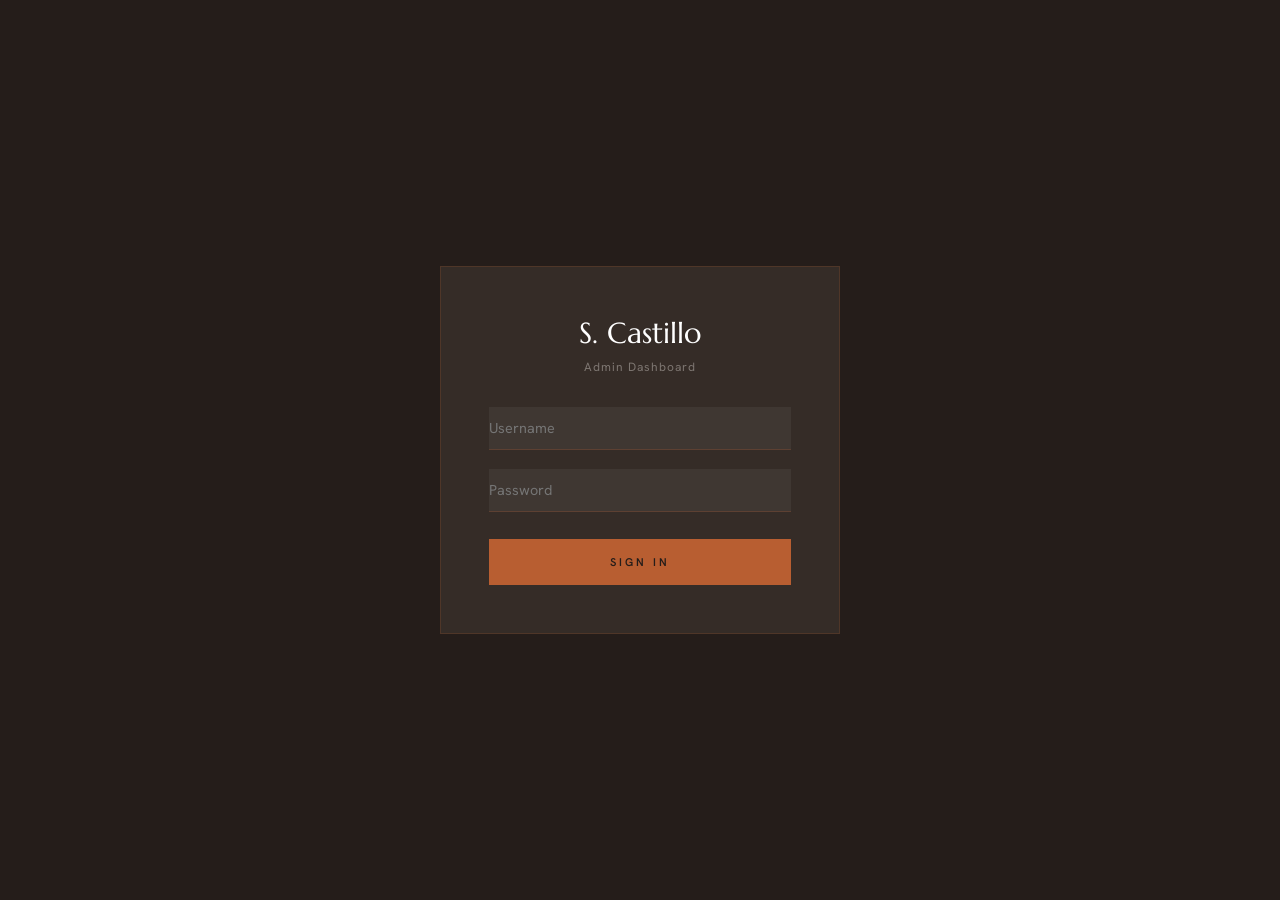
<file: admin.html>
<!DOCTYPE html>
<html lang="en">
<head>
  <meta charset="UTF-8"/>
  <meta name="viewport" content="width=device-width, initial-scale=1.0"/>
  <title>Admin · S. Castillo Construction</title>
  <link href="https://fonts.googleapis.com/css2?family=Hanken+Grotesk:wght@300;400;500;600;700&family=Marcellus&display=swap" rel="stylesheet"/>
  <style>
    *,*::before,*::after{box-sizing:border-box;margin:0;padding:0;}
    :root{
      --navy:oklch(0.24 0.014 48);--navy2:oklch(0.30 0.016 48);--navy3:oklch(0.34 0.016 48);
      --gold:oklch(0.58 0.13 45);--gold-light:oklch(0.72 0.11 52);
      --platinum:oklch(0.93 0.008 80);--white:#FFFFFF;
      --green:#4a7c59;--red:#c0392b;--blue:#2980b9;
    }
    body{font-family:'Hanken Grotesk',sans-serif;background:var(--navy);color:var(--platinum);min-height:100vh;}

    /* LOGIN */
    .login-screen{display:flex;align-items:center;justify-content:center;min-height:100vh;padding:1.5rem;}
    .login-box{background:var(--navy2);border:1px solid oklch(0.58 0.13 45 / .2);padding:3rem;max-width:400px;width:100%;text-align:center;}
    .login-box h1{font-family:'Marcellus',serif;font-size:1.8rem;color:var(--white);font-weight:300;margin-bottom:.5rem;}
    .login-box p{font-size:.75rem;color:oklch(0.93 0.008 80 / .4);margin-bottom:2rem;letter-spacing:1px;}
    .login-box input{width:100%;background:rgba(255,255,255,.05);border:none;border-bottom:1px solid oklch(0.58 0.13 45 / .25);color:var(--platinum);font-family:'Hanken Grotesk',sans-serif;font-size:.9rem;padding:.75rem 0;margin-bottom:1.2rem;outline:none;}
    .login-box input:focus{border-bottom-color:var(--gold);}
    .login-box button{width:100%;background:var(--gold);color:var(--navy);font-family:'Hanken Grotesk',sans-serif;font-size:.7rem;letter-spacing:3px;text-transform:uppercase;font-weight:600;padding:1rem;border:none;cursor:pointer;margin-top:.5rem;}
    .login-box button:hover{background:var(--gold-light);}
    .login-error{color:var(--red);font-size:.8rem;margin-top:1rem;display:none;}

    /* DASHBOARD LAYOUT */
    .dashboard{display:none;min-height:100vh;}
    .dash-header{background:var(--navy2);border-bottom:1px solid oklch(0.58 0.13 45 / .15);padding:1rem 2rem;display:flex;justify-content:space-between;align-items:center;}
    .dash-header h1{font-family:'Marcellus',serif;font-size:1.2rem;color:var(--white);font-weight:300;letter-spacing:2px;}
    .dash-header-right{display:flex;align-items:center;gap:1rem;}
    .dash-header a{color:var(--gold);font-size:.7rem;text-decoration:none;letter-spacing:2px;text-transform:uppercase;font-weight:500;}
    .dash-header a:hover{color:var(--gold-light);}
    .dash-body{display:flex;min-height:calc(100vh - 56px);}

    /* SIDEBAR */
    .sidebar{width:220px;background:var(--navy2);border-right:1px solid oklch(0.58 0.13 45 / .1);padding:1.5rem 0;flex-shrink:0;}
    .sidebar-item{display:flex;align-items:center;gap:10px;padding:.8rem 1.5rem;font-size:.75rem;letter-spacing:1.5px;text-transform:uppercase;color:oklch(0.93 0.008 80 / .45);cursor:pointer;transition:all .2s;font-weight:500;border-left:2px solid transparent;}
    .sidebar-item:hover{color:var(--platinum);background:oklch(0.58 0.13 45 / .05);}
    .sidebar-item.active{color:var(--gold);border-left-color:var(--gold);background:oklch(0.58 0.13 45 / .08);}
    .sidebar-item svg{width:16px;height:16px;fill:currentColor;flex-shrink:0;}

    /* MAIN CONTENT */
    .dash-content{flex:1;padding:2rem;overflow-y:auto;}
    .tab-panel{display:none;}
    .tab-panel.active{display:block;}
    .panel-title{font-family:'Marcellus',serif;font-size:1.8rem;color:var(--white);font-weight:300;margin-bottom:.5rem;}
    .panel-subtitle{font-size:.75rem;color:oklch(0.93 0.008 80 / .35);letter-spacing:1px;margin-bottom:2rem;}

    /* OVERVIEW CARDS */
    .overview-grid{display:grid;grid-template-columns:repeat(auto-fit,minmax(220px,1fr));gap:1rem;margin-bottom:2rem;}
    .stat-card{background:var(--navy2);border:1px solid oklch(0.58 0.13 45 / .15);padding:1.5rem;text-align:center;}
    .stat-card .big{font-family:'Marcellus',serif;font-size:2.5rem;color:var(--gold);font-weight:300;}
    .stat-card .label{font-size:.6rem;letter-spacing:3px;text-transform:uppercase;color:oklch(0.93 0.008 80 / .4);margin-top:.3rem;font-weight:500;}

    /* SUBMISSIONS TABLE */
    .sub-table{width:100%;border-collapse:collapse;}
    .sub-table th{text-align:left;font-size:.6rem;letter-spacing:2px;text-transform:uppercase;color:var(--gold);padding:.8rem 1rem;border-bottom:1px solid oklch(0.58 0.13 45 / .2);font-weight:500;}
    .sub-table td{padding:.8rem 1rem;font-size:.85rem;color:oklch(0.93 0.008 80 / .7);border-bottom:1px solid oklch(0.58 0.13 45 / .08);font-weight:300;}
    .sub-table tr:hover td{background:oklch(0.58 0.13 45 / .05);}
    .sub-badge{font-size:.6rem;padding:.2rem .6rem;letter-spacing:1px;text-transform:uppercase;font-weight:600;}
    .sub-badge.new{background:var(--gold);color:var(--navy);}
    .sub-badge.read{background:rgba(255,255,255,.1);color:oklch(0.93 0.008 80 / .5);}
    .empty-state{text-align:center;padding:4rem 2rem;color:oklch(0.93 0.008 80 / .3);}
    .empty-state p{font-size:.9rem;margin-bottom:.5rem;}
    .empty-state small{font-size:.7rem;}

    /* SUBMISSION DETAIL MODAL */
    .modal-overlay{display:none;position:fixed;inset:0;background:rgba(0,0,0,.7);z-index:500;align-items:center;justify-content:center;padding:1.5rem;}
    .modal-overlay.active{display:flex;}
    .modal-box{background:var(--navy2);border:1px solid oklch(0.58 0.13 45 / .2);padding:2.5rem;max-width:550px;width:100%;max-height:80vh;overflow-y:auto;}
    .modal-box h3{font-family:'Marcellus',serif;font-size:1.4rem;color:var(--white);font-weight:300;margin-bottom:1.5rem;}
    .modal-row{display:flex;gap:.8rem;margin-bottom:1rem;align-items:flex-start;}
    .modal-label{font-size:.6rem;letter-spacing:2px;text-transform:uppercase;color:var(--gold);font-weight:500;min-width:70px;padding-top:.15rem;}
    .modal-val{font-size:.85rem;color:oklch(0.93 0.008 80 / .7);line-height:1.6;font-weight:300;}
    .modal-close{background:var(--gold);color:var(--navy);font-family:'Hanken Grotesk',sans-serif;font-size:.65rem;letter-spacing:2px;text-transform:uppercase;font-weight:600;padding:.7rem 1.5rem;border:none;cursor:pointer;margin-top:1rem;}
    .modal-close:hover{background:var(--gold-light);}
    .modal-actions{display:flex;gap:.8rem;margin-top:1.5rem;}
    .modal-delete{background:transparent;border:1px solid var(--red);color:var(--red);font-family:'Hanken Grotesk',sans-serif;font-size:.65rem;letter-spacing:2px;text-transform:uppercase;font-weight:600;padding:.7rem 1.5rem;cursor:pointer;}

    /* CONTENT EDITOR */
    .edit-section{background:var(--navy2);border:1px solid oklch(0.58 0.13 45 / .15);padding:2rem;margin-bottom:1.5rem;}
    .edit-section h3{font-family:'Marcellus',serif;font-size:1.2rem;color:var(--white);font-weight:300;margin-bottom:1rem;}
    .edit-group{margin-bottom:1.2rem;}
    .edit-group label{display:block;font-size:.6rem;letter-spacing:2px;text-transform:uppercase;color:var(--gold);font-weight:500;margin-bottom:.4rem;}
    .edit-group input,.edit-group textarea{width:100%;background:rgba(255,255,255,.05);border:none;border-bottom:1px solid oklch(0.58 0.13 45 / .2);color:var(--platinum);font-family:'Hanken Grotesk',sans-serif;font-size:.85rem;padding:.6rem 0;outline:none;}
    .edit-group input:focus,.edit-group textarea:focus{border-bottom-color:var(--gold);}
    .edit-group textarea{resize:vertical;min-height:80px;}
    .save-btn{background:var(--gold);color:var(--navy);font-family:'Hanken Grotesk',sans-serif;font-size:.65rem;letter-spacing:2px;text-transform:uppercase;font-weight:600;padding:.7rem 1.5rem;border:none;cursor:pointer;margin-top:.5rem;}
    .save-btn:hover{background:var(--gold-light);}
    .save-msg{font-size:.75rem;color:var(--green);margin-left:1rem;display:none;}

    /* GALLERY MANAGER */
    .gallery-admin-grid{display:grid;grid-template-columns:repeat(auto-fill,minmax(180px,1fr));gap:1rem;}
    .gallery-admin-item{position:relative;background:var(--navy2);border:1px solid oklch(0.58 0.13 45 / .15);overflow:hidden;}
    .gallery-admin-item img{width:100%;height:140px;object-fit:cover;display:block;}
    .gallery-admin-item .ga-info{padding:.8rem;font-size:.7rem;color:oklch(0.93 0.008 80 / .5);}
    .gallery-admin-item .ga-toggle{position:absolute;top:8px;right:8px;background:var(--green);color:#fff;border:none;font-size:.55rem;padding:.3rem .6rem;letter-spacing:1px;text-transform:uppercase;cursor:pointer;font-weight:600;}
    .gallery-admin-item .ga-toggle.hidden{background:var(--red);}
    .gallery-admin-item.disabled{opacity:.45;}
    .gallery-admin-item img{width:100%;height:150px;object-fit:cover;display:block;}
    .ga-controls{padding:.7rem;display:flex;flex-direction:column;gap:.5rem;}
    .ga-label-input,.ga-cat-input{width:100%;background:var(--navy3);border:1px solid oklch(0.58 0.13 45 / .25);color:var(--platinum);font-family:'Hanken Grotesk',sans-serif;font-size:.82rem;padding:.45rem .55rem;border-radius:5px;outline:none;}
    .ga-label-input:focus,.ga-cat-input:focus{border-color:var(--gold);}
    .ga-row{display:flex;gap:.3rem;flex-wrap:wrap;}
    .ga-mini{flex:1;min-width:42px;background:var(--navy3);border:1px solid oklch(0.58 0.13 45 / .25);color:var(--platinum);font-family:'Hanken Grotesk',sans-serif;font-size:.72rem;font-weight:600;padding:.4rem .3rem;border-radius:5px;cursor:pointer;transition:background .15s,border-color .15s;}
    .ga-mini:hover{border-color:var(--gold);}
    .ga-mini.off{color:oklch(0.93 0.008 80 / .5);}
    .ga-mini.danger:hover{background:var(--red);border-color:var(--red);color:#fff;}
    .ga-tag{position:absolute;top:8px;left:8px;background:oklch(0.20 0.014 48 / .8);color:var(--gold-light);font-size:.6rem;letter-spacing:.04em;text-transform:uppercase;font-weight:700;padding:.22rem .5rem;border-radius:4px;}
    .gallery-toolbar{display:flex;align-items:center;gap:1rem;flex-wrap:wrap;margin-bottom:1rem;}
    .gal-upload-btn,.gal-export-btn{background:var(--gold);color:#fff;font-family:'Hanken Grotesk',sans-serif;font-size:.85rem;font-weight:600;padding:.65rem 1.3rem;border:none;border-radius:6px;cursor:pointer;transition:background .2s;display:inline-flex;align-items:center;gap:.4rem;}
    .gal-upload-btn:hover,.gal-export-btn:hover{background:oklch(0.52 0.13 43);}
    .gal-export-btn{background:transparent;border:1px solid var(--gold-light);color:var(--gold-light);}
    .gal-export-btn:hover{background:var(--gold);border-color:var(--gold);color:#fff;}
    .gal-upload-btn input{display:none;}
    .gal-hint{font-size:.8rem;color:oklch(0.93 0.008 80 / .55);}
    .gal-dropzone{border:1.5px dashed oklch(0.58 0.13 45 / .4);border-radius:10px;padding:1.6rem;text-align:center;color:oklch(0.93 0.008 80 / .5);font-size:.85rem;margin-bottom:1.5rem;transition:background .2s,border-color .2s;}
    .gal-dropzone.over{background:oklch(0.58 0.13 45 / .12);border-color:var(--gold);color:var(--gold-light);}

    /* ANALYTICS */
    .analytics-grid{display:grid;grid-template-columns:repeat(auto-fit,minmax(280px,1fr));gap:1rem;margin-bottom:2rem;}
    .analytics-card{background:var(--navy2);border:1px solid oklch(0.58 0.13 45 / .15);padding:1.5rem;}
    .analytics-card h4{font-size:.65rem;letter-spacing:2px;text-transform:uppercase;color:var(--gold);font-weight:500;margin-bottom:1rem;}
    .bar-chart{display:flex;flex-direction:column;gap:.4rem;}
    .bar-row{display:flex;align-items:center;gap:.8rem;}
    .bar-label{font-size:.7rem;color:oklch(0.93 0.008 80 / .5);min-width:50px;text-align:right;}
    .bar-fill{height:20px;background:linear-gradient(to right,var(--gold),var(--gold-light));min-width:2px;transition:width .3s;}
    .bar-count{font-size:.7rem;color:oklch(0.93 0.008 80 / .4);margin-left:.5rem;}
    .referrer-list{list-style:none;}
    .referrer-list li{display:flex;justify-content:space-between;padding:.4rem 0;font-size:.75rem;color:oklch(0.93 0.008 80 / .5);border-bottom:1px solid oklch(0.58 0.13 45 / .06);}
    .referrer-list li span:last-child{color:var(--gold);}

    /* RESPONSIVE */
    @media(max-width:768px){
      .sidebar{width:60px;}.sidebar-item span{display:none;}.sidebar-item{justify-content:center;padding:.8rem;}
      .dash-content{padding:1.5rem;}
      .overview-grid{grid-template-columns:1fr 1fr;}
      .sub-table{font-size:.75rem;}.sub-table th,.sub-table td{padding:.6rem .5rem;}
      .gallery-admin-grid{grid-template-columns:1fr 1fr;}
    }
  </style>
</head>
<body>

<!-- LOGIN SCREEN -->
<div class="login-screen" id="loginScreen">
  <div class="login-box">
    <h1>S. Castillo</h1>
    <p>Admin Dashboard</p>
    <input type="text" id="loginUser" placeholder="Username"/>
    <input type="password" id="loginPass" placeholder="Password"/>
    <button onclick="doLogin()">Sign In</button>
    <p class="login-error" id="loginError">Invalid username or password</p>
  </div>
</div>

<!-- DASHBOARD -->
<div class="dashboard" id="dashboard">
  <div class="dash-header">
    <h1>S. Castillo · Admin</h1>
    <div class="dash-header-right">
      <a href="index.html" target="_blank">View Site</a>
      <a href="#" onclick="doLogout()">Logout</a>
    </div>
  </div>
  <div class="dash-body">

    <!-- SIDEBAR -->
    <div class="sidebar">
      <div class="sidebar-item active" onclick="switchTab('overview',this)">
        <svg viewBox="0 0 24 24"><path d="M3 13h8V3H3v10zm0 8h8v-6H3v6zm10 0h8V11h-8v10zm0-18v6h8V3h-8z"/></svg>
        <span>Overview</span>
      </div>
      <div class="sidebar-item" onclick="switchTab('submissions',this)">
        <svg viewBox="0 0 24 24"><path d="M20 4H4c-1.1 0-2 .9-2 2v12c0 1.1.9 2 2 2h16c1.1 0 2-.9 2-2V6c0-1.1-.9-2-2-2zm0 4l-8 5-8-5V6l8 5 8-5v2z"/></svg>
        <span>Submissions</span>
      </div>
      <div class="sidebar-item" onclick="switchTab('content',this)">
        <svg viewBox="0 0 24 24"><path d="M3 17.25V21h3.75L17.81 9.94l-3.75-3.75L3 17.25zM20.71 7.04a1 1 0 000-1.41l-2.34-2.34a1 1 0 00-1.41 0l-1.83 1.83 3.75 3.75 1.83-1.83z"/></svg>
        <span>Content</span>
      </div>
      <div class="sidebar-item" onclick="switchTab('gallery',this)">
        <svg viewBox="0 0 24 24"><path d="M21 19V5c0-1.1-.9-2-2-2H5c-1.1 0-2 .9-2 2v14c0 1.1.9 2 2 2h14c1.1 0 2-.9 2-2zM8.5 13.5l2.5 3.01L14.5 12l4.5 6H5l3.5-4.5z"/></svg>
        <span>Gallery</span>
      </div>
      <div class="sidebar-item" onclick="switchTab('analytics',this)">
        <svg viewBox="0 0 24 24"><path d="M19 3H5c-1.1 0-2 .9-2 2v14c0 1.1.9 2 2 2h14c1.1 0 2-.9 2-2V5c0-1.1-.9-2-2-2zM9 17H7v-7h2v7zm4 0h-2V7h2v10zm4 0h-2v-4h2v4z"/></svg>
        <span>Analytics</span>
      </div>
      <div class="sidebar-item" onclick="switchTab('settings',this)">
        <svg viewBox="0 0 24 24"><path d="M19.14 12.94c.04-.3.06-.61.06-.94 0-.32-.02-.64-.07-.94l2.03-1.58a.49.49 0 00.12-.61l-1.92-3.32a.49.49 0 00-.59-.22l-2.39.96c-.5-.38-1.03-.7-1.62-.94l-.36-2.54a.484.484 0 00-.48-.41h-3.84c-.24 0-.43.17-.47.41l-.36 2.54c-.59.24-1.13.57-1.62.94l-2.39-.96a.49.49 0 00-.59.22L2.74 8.87c-.12.21-.08.47.12.61l2.03 1.58c-.05.3-.07.62-.07.94s.02.64.07.94l-2.03 1.58a.49.49 0 00-.12.61l1.92 3.32c.12.22.37.29.59.22l2.39-.96c.5.38 1.03.7 1.62.94l.36 2.54c.05.24.24.41.48.41h3.84c.24 0 .44-.17.47-.41l.36-2.54c.59-.24 1.13-.56 1.62-.94l2.39.96c.22.08.47 0 .59-.22l1.92-3.32c.12-.22.07-.47-.12-.61l-2.01-1.58zM12 15.6A3.6 3.6 0 1115.6 12 3.6 3.6 0 0112 15.6z"/></svg>
        <span>Settings</span>
      </div>
    </div>

    <!-- CONTENT PANELS -->
    <div class="dash-content">

      <!-- OVERVIEW -->
      <div class="tab-panel active" id="tab-overview">
        <h2 class="panel-title">Dashboard</h2>
        <p class="panel-subtitle">Welcome back. Here's your site overview.</p>
        <div class="overview-grid">
          <div class="stat-card"><div class="big" id="ov-submissions">0</div><div class="label">Total Submissions</div></div>
          <div class="stat-card"><div class="big" id="ov-new">0</div><div class="label">New (Unread)</div></div>
          <div class="stat-card"><div class="big" id="ov-visits">0</div><div class="label">Page Visits</div></div>
          <div class="stat-card"><div class="big" id="ov-photos">18</div><div class="label">Gallery Photos</div></div>
        </div>
        <div class="edit-section">
          <h3>Recent Submissions</h3>
          <div id="recentSubs"></div>
        </div>
      </div>

      <!-- SUBMISSIONS -->
      <div class="tab-panel" id="tab-submissions">
        <h2 class="panel-title">Form Submissions</h2>
        <p class="panel-subtitle">Customer estimate requests sent from your website.</p>
        <div id="subsContainer"></div>
      </div>

      <!-- CONTENT EDITOR -->
      <div class="tab-panel" id="tab-content">
        <h2 class="panel-title">Edit Content</h2>
        <p class="panel-subtitle">Update text on your website. Changes save to your browser.</p>
        <div class="edit-section">
          <h3>Hero Section</h3>
          <div class="edit-group">
            <label>Headline</label>
            <input type="text" id="ed-hero-h1" value="Crafted for Exceptional Homes"/>
          </div>
          <div class="edit-group">
            <label>Subtitle</label>
            <input type="text" id="ed-hero-sub" value="Fine stucco, stone, and remodeling for discerning homeowners across the greater Houston area since 2000."/>
          </div>
        </div>
        <div class="edit-section">
          <h3>About Section</h3>
          <div class="edit-group">
            <label>Title</label>
            <input type="text" id="ed-about-title" value="Built on Precision. Trusted by Houston's Finest."/>
          </div>
          <div class="edit-group">
            <label>Paragraph 1</label>
            <textarea id="ed-about-p1">S. Castillo Construction has spent over two decades perfecting the art of exterior finishing for Houston's most distinguished homes and commercial properties.</textarea>
          </div>
        </div>
        <div class="edit-section">
          <h3>Contact Info</h3>
          <div class="edit-group">
            <label>Email</label>
            <input type="email" id="ed-email" value="Josecas3311942@gmail.com"/>
          </div>
          <div class="edit-group">
            <label>Address</label>
            <input type="text" id="ed-address" value="Houston, TX"/>
          </div>
          <div class="edit-group">
            <label>Hours</label>
            <input type="text" id="ed-hours" value="Mon – Sat, 7am – 6pm"/>
          </div>
        </div>
        <div class="edit-section">
          <h3>Team Phone Numbers</h3>
          <div class="edit-group"><label>Santos Castillo</label><input type="tel" id="ed-ph1" value="832-781-9726"/></div>
          <div class="edit-group"><label>Adrian</label><input type="tel" id="ed-ph2" value="832-552-5651"/></div>
          <div class="edit-group"><label>Felix</label><input type="tel" id="ed-ph3" value="832-618-6092"/></div>
          <div class="edit-group"><label>Jose</label><input type="tel" id="ed-ph4" value="832-330-3687"/></div>
        </div>
        <button class="save-btn" onclick="saveContent()">Save Changes</button>
        <span class="save-msg" id="saveMsg">Changes saved!</span>
      </div>

      <!-- GALLERY MANAGER -->
      <div class="tab-panel" id="tab-gallery">
        <h2 class="panel-title">Gallery Manager</h2>
        <p class="panel-subtitle">Add photos, set labels, show/hide, and reorder. Uploaded photos are embedded into one file &mdash; no separate image files. When done, click Export and commit the downloaded gallery-data.js.</p>
        <div class="gallery-toolbar">
          <label class="gal-upload-btn">+ Add Photos
            <input type="file" id="galFile" accept="image/*" multiple onchange="galAddFiles(this.files); this.value='';"/>
          </label>
          <button class="gal-export-btn" onclick="galExport()">&#8595; Export gallery-data.js</button>
          <span class="gal-hint" id="galCount"></span>
        </div>
        <div id="galDrop" class="gal-dropzone">Drag &amp; drop photos here, or use &ldquo;Add Photos&rdquo;</div>
        <div class="gallery-admin-grid" id="galleryGrid"></div>
      </div>

      <!-- ANALYTICS -->
      <div class="tab-panel" id="tab-analytics">
        <h2 class="panel-title">Analytics</h2>
        <p class="panel-subtitle">Visitor activity tracked from your website.</p>
        <div class="overview-grid" style="margin-bottom:2rem;">
          <div class="stat-card"><div class="big" id="an-today">0</div><div class="label">Today</div></div>
          <div class="stat-card"><div class="big" id="an-week">0</div><div class="label">This Week</div></div>
          <div class="stat-card"><div class="big" id="an-month">0</div><div class="label">This Month</div></div>
          <div class="stat-card"><div class="big" id="an-total">0</div><div class="label">All Time</div></div>
        </div>
        <div class="analytics-grid">
          <div class="analytics-card">
            <h4>Visits · Last 7 Days</h4>
            <div class="bar-chart" id="weekChart"></div>
          </div>
          <div class="analytics-card">
            <h4>Top Referrers</h4>
            <ul class="referrer-list" id="refList"></ul>
          </div>
        </div>
      </div>

      <!-- SETTINGS -->
      <div class="tab-panel" id="tab-settings">
        <h2 class="panel-title">Settings</h2>
        <p class="panel-subtitle">Change your admin password.</p>
        <div class="edit-section">
          <h3>Change Password</h3>
          <div class="edit-group"><label>Current Password</label><input type="password" id="set-old-pass"/></div>
          <div class="edit-group"><label>New Password</label><input type="password" id="set-new-pass"/></div>
          <div class="edit-group"><label>Confirm New Password</label><input type="password" id="set-confirm-pass"/></div>
          <button class="save-btn" onclick="changePassword()">Update Password</button>
          <span class="save-msg" id="passMsg"></span>
        </div>
        <div class="edit-section">
          <h3>Change Username</h3>
          <div class="edit-group"><label>New Username</label><input type="text" id="set-new-user"/></div>
          <button class="save-btn" onclick="changeUsername()">Update Username</button>
          <span class="save-msg" id="userMsg"></span>
        </div>
        <div class="edit-section">
          <h3>Google Sheets Connection</h3>
          <p style="font-size:.8rem;color:oklch(0.93 0.008 80 / .4);margin-bottom:1rem;">Paste your Google Apps Script URL here to sync submissions across all devices. Without this, submissions only show on the same browser they were sent from.</p>
          <div class="edit-group"><label>Apps Script URL</label><input type="text" id="set-sheet-api" placeholder="https://script.google.com/macros/s/.../exec"/></div>
          <button class="save-btn" onclick="saveSheetApi()">Save &amp; Test Connection</button>
          <span class="save-msg" id="sheetMsg"></span>
          <button class="save-btn" style="margin-left:.5rem;background:transparent;border:1px solid var(--gold);color:var(--gold);" onclick="fetchSheetSubmissions()">Sync Now</button>
        </div>
        <div class="edit-section" style="border-color:rgba(192,57,43,.3);">
          <h3>Clear All Data</h3>
          <p style="font-size:.8rem;color:oklch(0.93 0.008 80 / .4);margin-bottom:1rem;">This will delete all saved submissions and analytics data from this browser.</p>
          <button class="modal-delete" onclick="if(confirm('Delete ALL data? This cannot be undone.')){localStorage.clear();location.reload();}">Clear Data</button>
        </div>
      </div>

    </div>
  </div>
</div>

<script src="gallery-data.js"></script>
<!-- SUBMISSION DETAIL MODAL -->
<div class="modal-overlay" id="subModal" onclick="if(event.target===this)closeModal()">
  <div class="modal-box">
    <h3>Submission Details</h3>
    <div id="modalContent"></div>
    <div class="modal-actions">
      <button class="modal-close" onclick="closeModal()">Close</button>
      <button class="modal-delete" id="modalDeleteBtn">Delete</button>
    </div>
  </div>
</div>

<script>
// Gallery state declared early — showDashboard() runs on load and reads these.
var GAL = [];
var GAL_DRAFT_KEY = 'sc_gallery_data';
var GAL_CATS = ['residential', 'commercial', 'stucco', 'stone'];
// === AUTH ===
var DEFAULT_USER = 'admin';
var DEFAULT_PASS = 'castillo2024';

function getCredentials() {
  var u = localStorage.getItem('sc_admin_user') || DEFAULT_USER;
  var p = localStorage.getItem('sc_admin_pass') || DEFAULT_PASS;
  return { user: u, pass: p };
}

function doLogin() {
  var u = document.getElementById('loginUser').value.trim();
  var p = document.getElementById('loginPass').value;
  var creds = getCredentials();
  if (u === creds.user && p === creds.pass) {
    sessionStorage.setItem('sc_logged_in', '1');
    showDashboard();
  } else {
    var err = document.getElementById('loginError');
    err.style.display = 'block';
    setTimeout(function(){ err.style.display = 'none'; }, 3000);
  }
}

function doLogout() {
  sessionStorage.removeItem('sc_logged_in');
  location.reload();
}

function showDashboard() {
  document.getElementById('loginScreen').style.display = 'none';
  document.getElementById('dashboard').style.display = 'block';
  // Load saved Sheet API URL into settings field
  var apiField = document.getElementById('set-sheet-api');
  if (apiField) apiField.value = SHEET_API;
  // Auto-sync from Google Sheets on login
  if (SHEET_API) {
    fetch(SHEET_API)
      .then(function(r) { return r.json(); })
      .then(function(data) {
        if (data && Array.isArray(data)) mergeSheetData(data);
      })
      .catch(function(){});
  }
  loadOverview();
  loadSubmissions();
  loadGallery();
  loadAnalytics();
}

document.getElementById('loginPass').addEventListener('keydown', function(e) {
  if (e.key === 'Enter') doLogin();
});

if (sessionStorage.getItem('sc_logged_in') === '1') showDashboard();

// === TABS ===
function switchTab(tabId, el) {
  document.querySelectorAll('.tab-panel').forEach(function(p){ p.classList.remove('active'); });
  document.querySelectorAll('.sidebar-item').forEach(function(s){ s.classList.remove('active'); });
  document.getElementById('tab-' + tabId).classList.add('active');
  el.classList.add('active');
}

// === GOOGLE SHEETS SYNC ===
var SHEET_API = localStorage.getItem('sc_sheet_api') || '';

function saveSheetApi() {
  var url = document.getElementById('set-sheet-api').value.trim();
  localStorage.setItem('sc_sheet_api', url);
  SHEET_API = url;
  var msg = document.getElementById('sheetMsg');
  if (!url) {
    msg.textContent = 'URL cleared.';
    msg.style.color = '#f39c12';
    return;
  }
  msg.textContent = 'Testing...';
  msg.style.color = 'var(--gold)';
  fetch(url)
    .then(function(r) { return r.json(); })
    .then(function(data) {
      if (data && Array.isArray(data)) {
        msg.textContent = 'Connected! Found ' + data.length + ' submissions.';
        msg.style.color = '#4ade80';
        mergeSheetData(data);
      } else {
        msg.textContent = 'Connected but no data yet.';
        msg.style.color = '#4ade80';
      }
    })
    .catch(function() {
      msg.textContent = 'Could not connect. Check the URL.';
      msg.style.color = '#e74c3c';
    });
}

function fetchSheetSubmissions() {
  if (!SHEET_API) {
    alert('Set your Google Apps Script URL in Settings first.');
    return;
  }
  fetch(SHEET_API)
    .then(function(r) { return r.json(); })
    .then(function(data) {
      if (data && Array.isArray(data)) {
        mergeSheetData(data);
        var msg = document.getElementById('sheetMsg');
        msg.textContent = 'Synced! ' + data.length + ' submissions from Google Sheets.';
        msg.style.color = '#4ade80';
      }
    })
    .catch(function() {
      alert('Sync failed. Check your connection and URL.');
    });
}

function mergeSheetData(sheetData) {
  var local = JSON.parse(localStorage.getItem('sc_submissions') || '[]');
  var existingDates = {};
  local.forEach(function(s) { existingDates[s.date] = true; });
  var added = 0;
  sheetData.forEach(function(s) {
    if (!existingDates[s.date]) {
      local.push(s);
      added++;
    }
  });
  if (added > 0) {
    localStorage.setItem('sc_submissions', JSON.stringify(local));
    loadSubmissions();
    loadOverview();
  }
}

// === SUBMISSIONS ===
function getSubmissions() {
  return JSON.parse(localStorage.getItem('sc_submissions') || '[]');
}

function saveSubmissions(subs) {
  localStorage.setItem('sc_submissions', JSON.stringify(subs));
}

function loadSubmissions() {
  var subs = getSubmissions();
  var container = document.getElementById('subsContainer');
  if (subs.length === 0) {
    container.innerHTML = '<div class="empty-state"><p>No submissions yet</p><small>When customers fill out the estimate form on your website, their requests will appear here.</small></div>';
    return;
  }
  var html = '<table class="sub-table"><thead><tr><th>Date</th><th>Name</th><th>Phone</th><th>Service</th><th>Status</th></tr></thead><tbody>';
  subs.sort(function(a,b){ return new Date(b.date) - new Date(a.date); });
  subs.forEach(function(s, i) {
    var status = s.read ? '<span class="sub-badge read">Read</span>' : '<span class="sub-badge new">New</span>';
    var d = new Date(s.date);
    var dateStr = (d.getMonth()+1) + '/' + d.getDate() + '/' + d.getFullYear();
    html += '<tr style="cursor:pointer" onclick="viewSubmission(' + i + ')">';
    html += '<td>' + dateStr + '</td>';
    html += '<td>' + esc(s.first_name || '') + ' ' + esc(s.last_name || '') + '</td>';
    html += '<td>' + esc(s.phone || '') + '</td>';
    html += '<td>' + esc(s.service || '') + '</td>';
    html += '<td>' + status + '</td>';
    html += '</tr>';
  });
  html += '</tbody></table>';
  container.innerHTML = html;
}

function viewSubmission(idx) {
  var subs = getSubmissions();
  var s = subs[idx];
  if (!s) return;
  s.read = true;
  saveSubmissions(subs);
  var d = new Date(s.date);
  var html = '';
  html += '<div class="modal-row"><span class="modal-label">Date</span><span class="modal-val">' + d.toLocaleDateString() + ' ' + d.toLocaleTimeString() + '</span></div>';
  html += '<div class="modal-row"><span class="modal-label">Name</span><span class="modal-val">' + esc(s.first_name||'') + ' ' + esc(s.last_name||'') + '</span></div>';
  html += '<div class="modal-row"><span class="modal-label">Phone</span><span class="modal-val"><a href="tel:' + esc(s.phone||'') + '" style="color:var(--gold)">' + esc(s.phone||'') + '</a></span></div>';
  html += '<div class="modal-row"><span class="modal-label">Email</span><span class="modal-val">' + esc(s.email||'') + '</span></div>';
  html += '<div class="modal-row"><span class="modal-label">Service</span><span class="modal-val">' + esc(s.service||'') + '</span></div>';
  html += '<div class="modal-row"><span class="modal-label">Details</span><span class="modal-val">' + esc(s.project_details||'None provided') + '</span></div>';
  document.getElementById('modalContent').innerHTML = html;
  document.getElementById('modalDeleteBtn').onclick = function() {
    if (confirm('Delete this submission?')) {
      subs.splice(idx, 1);
      saveSubmissions(subs);
      closeModal();
      loadSubmissions();
      loadOverview();
    }
  };
  document.getElementById('subModal').classList.add('active');
  loadSubmissions();
  loadOverview();
}

function closeModal() {
  document.getElementById('subModal').classList.remove('active');
}

// === OVERVIEW ===
function loadOverview() {
  var subs = getSubmissions();
  var visits = JSON.parse(localStorage.getItem('sc_visits') || '[]');
  var gv = (typeof GAL !== 'undefined' && GAL && GAL.length) ? GAL : galSeed();
  var visible = gv.filter(function (i) { return i.visible !== false; }).length;

  document.getElementById('ov-submissions').textContent = subs.length;
  document.getElementById('ov-new').textContent = subs.filter(function(s){ return !s.read; }).length;
  document.getElementById('ov-visits').textContent = visits.length;
  document.getElementById('ov-photos').textContent = visible;

  var recent = document.getElementById('recentSubs');
  if (subs.length === 0) {
    recent.innerHTML = '<p style="font-size:.8rem;color:oklch(0.93 0.008 80 / .3)">No submissions yet.</p>';
  } else {
    var top3 = subs.sort(function(a,b){ return new Date(b.date) - new Date(a.date); }).slice(0, 3);
    var html = '<table class="sub-table"><thead><tr><th>Date</th><th>Name</th><th>Service</th></tr></thead><tbody>';
    top3.forEach(function(s, i) {
      var d = new Date(s.date);
      html += '<tr style="cursor:pointer" onclick="switchTab(\'submissions\',document.querySelectorAll(\'.sidebar-item\')[1])">';
      html += '<td>' + (d.getMonth()+1) + '/' + d.getDate() + '</td>';
      html += '<td>' + esc(s.first_name||'') + ' ' + esc(s.last_name||'') + '</td>';
      html += '<td>' + esc(s.service||'') + '</td></tr>';
    });
    html += '</tbody></table>';
    recent.innerHTML = html;
  }
}

// === CONTENT EDITOR ===
function saveContent() {
  var data = {
    heroH1: document.getElementById('ed-hero-h1').value,
    heroSub: document.getElementById('ed-hero-sub').value,
    aboutTitle: document.getElementById('ed-about-title').value,
    aboutP1: document.getElementById('ed-about-p1').value,
    email: document.getElementById('ed-email').value,
    address: document.getElementById('ed-address').value,
    hours: document.getElementById('ed-hours').value,
    ph1: document.getElementById('ed-ph1').value,
    ph2: document.getElementById('ed-ph2').value,
    ph3: document.getElementById('ed-ph3').value,
    ph4: document.getElementById('ed-ph4').value
  };
  localStorage.setItem('sc_content', JSON.stringify(data));
  var msg = document.getElementById('saveMsg');
  msg.style.display = 'inline';
  msg.textContent = 'Changes saved!';
  msg.style.color = 'var(--green)';
  setTimeout(function(){ msg.style.display = 'none'; }, 3000);
}

function loadContent() {
  var data = JSON.parse(localStorage.getItem('sc_content') || 'null');
  if (!data) return;
  if (data.heroH1) document.getElementById('ed-hero-h1').value = data.heroH1;
  if (data.heroSub) document.getElementById('ed-hero-sub').value = data.heroSub;
  if (data.aboutTitle) document.getElementById('ed-about-title').value = data.aboutTitle;
  if (data.aboutP1) document.getElementById('ed-about-p1').value = data.aboutP1;
  if (data.email) document.getElementById('ed-email').value = data.email;
  if (data.address) document.getElementById('ed-address').value = data.address;
  if (data.hours) document.getElementById('ed-hours').value = data.hours;
  if (data.ph1) document.getElementById('ed-ph1').value = data.ph1;
  if (data.ph2) document.getElementById('ed-ph2').value = data.ph2;
  if (data.ph3) document.getElementById('ed-ph3').value = data.ph3;
  if (data.ph4) document.getElementById('ed-ph4').value = data.ph4;
}
loadContent();

// === GALLERY MANAGER (single bundled file: gallery-data.js) ===
// Working list: an in-progress draft (localStorage) wins, else the committed gallery-data.js.
function galSeed() {
  try {
    var draft = JSON.parse(localStorage.getItem(GAL_DRAFT_KEY) || 'null');
    if (draft && draft.length) return draft;
  } catch (e) {}
  if (window.SC_GALLERY) return JSON.parse(JSON.stringify(window.SC_GALLERY));
  return [];
}
function galSaveDraft() { localStorage.setItem(GAL_DRAFT_KEY, JSON.stringify(GAL)); loadOverview(); }
function galId() { return 'p' + Date.now().toString(36) + Math.random().toString(36).slice(2, 6); }

// Resize (longest edge <= 1600px) and compress to a JPEG data URI so the bundle stays reasonable.
function galProcess(file, cb) {
  var MAX = 1600, Q = 0.82;
  var reader = new FileReader();
  reader.onload = function () {
    var img = new Image();
    img.onload = function () {
      var w = img.width, h = img.height;
      if (Math.max(w, h) > MAX) {
        if (w >= h) { h = Math.round(h * MAX / w); w = MAX; }
        else { w = Math.round(w * MAX / h); h = MAX; }
      }
      var c = document.createElement('canvas'); c.width = w; c.height = h;
      c.getContext('2d').drawImage(img, 0, 0, w, h);
      cb(c.toDataURL('image/jpeg', Q));
    };
    img.onerror = function () { cb(null); };
    img.src = reader.result;
  };
  reader.onerror = function () { cb(null); };
  reader.readAsDataURL(file);
}

function galAddFiles(files) {
  var arr = Array.prototype.slice.call(files).filter(function (f) { return /^image\//.test(f.type); });
  if (!arr.length) return;
  if (!GAL.length) GAL = galSeed();
  var pending = arr.length;
  arr.forEach(function (f) {
    galProcess(f, function (dataUrl) {
      if (dataUrl) {
        var name = (f.name || '').replace(/\.[^.]+$/, '').replace(/[-_]+/g, ' ').trim();
        GAL.push({ id: galId(), src: dataUrl, label: name || 'New Project Photo', cat: 'residential', visible: true });
      }
      if (--pending === 0) { galSaveDraft(); loadGallery(); }
    });
  });
}

function galMove(i, dir) { var j = i + dir; if (j < 0 || j >= GAL.length) return; var t = GAL[i]; GAL[i] = GAL[j]; GAL[j] = t; galSaveDraft(); loadGallery(); }
function galDelete(i) { if (!confirm('Remove this photo from the gallery?')) return; GAL.splice(i, 1); galSaveDraft(); loadGallery(); }
function galToggle(i) { GAL[i].visible = !GAL[i].visible; galSaveDraft(); loadGallery(); }
function galSetLabel(i, v) { GAL[i].label = v; galSaveDraft(); }
function galSetCat(i, v) { GAL[i].cat = v; galSaveDraft(); }

function galCatOptions(cur) {
  var primary = (cur || '').split(/\s+/)[0] || 'residential';
  return GAL_CATS.map(function (c) {
    return '<option value="' + c + '"' + (primary === c ? ' selected' : '') + '>' + c.charAt(0).toUpperCase() + c.slice(1) + '</option>';
  }).join('');
}

function galInitDrop() {
  var dz = document.getElementById('galDrop');
  if (!dz || dz.dataset.wired) return;
  dz.dataset.wired = '1';
  ['dragenter', 'dragover'].forEach(function (ev) { dz.addEventListener(ev, function (e) { e.preventDefault(); dz.classList.add('over'); }); });
  ['dragleave', 'drop'].forEach(function (ev) { dz.addEventListener(ev, function (e) { e.preventDefault(); dz.classList.remove('over'); }); });
  dz.addEventListener('drop', function (e) { if (e.dataTransfer && e.dataTransfer.files) galAddFiles(e.dataTransfer.files); });
}

function loadGallery() {
  galInitDrop();
  if (!GAL.length) GAL = galSeed();
  var grid = document.getElementById('galleryGrid');
  var count = document.getElementById('galCount');
  if (!GAL.length) {
    grid.innerHTML = '<p class="panel-subtitle" style="margin:0;">No photos yet. Add some above.</p>';
    if (count) count.textContent = '';
    return;
  }
  var embedded = GAL.filter(function (i) { return /^data:/.test(i.src); }).length;
  var visible = GAL.filter(function (i) { return i.visible !== false; }).length;
  if (count) count.textContent = GAL.length + ' photos · ' + visible + ' visible · ' + embedded + ' embedded';
  var html = '';
  GAL.forEach(function (it, i) {
    var isEmbedded = /^data:/.test(it.src);
    html += '<div class="gallery-admin-item' + (it.visible !== false ? '' : ' disabled') + '">';
    html += '<span class="ga-tag">' + (isEmbedded ? 'embedded' : 'file') + '</span>';
    html += '<img src="' + it.src + '" alt="' + esc(it.label || '') + '"/>';
    html += '<div class="ga-controls">';
    html += '<input class="ga-label-input" value="' + esc(it.label || '') + '" placeholder="Caption" oninput="galSetLabel(' + i + ',this.value)"/>';
    html += '<select class="ga-cat-input" onchange="galSetCat(' + i + ',this.value)">' + galCatOptions(it.cat) + '</select>';
    html += '<div class="ga-row">';
    html += '<button class="ga-mini" onclick="galMove(' + i + ',-1)" title="Move up">&#8593;</button>';
    html += '<button class="ga-mini" onclick="galMove(' + i + ',1)" title="Move down">&#8595;</button>';
    html += '<button class="ga-mini' + (it.visible !== false ? '' : ' off') + '" onclick="galToggle(' + i + ')">' + (it.visible !== false ? 'Visible' : 'Hidden') + '</button>';
    html += '<button class="ga-mini danger" onclick="galDelete(' + i + ')">Delete</button>';
    html += '</div></div></div>';
  });
  grid.innerHTML = html;
}

function galExport() {
  if (!GAL.length) GAL = galSeed();
  if (!GAL.length) { alert('No photos to export yet.'); return; }
  var header = '/* gallery-data.js — generated by the S. Castillo admin Gallery Manager.\n'
    + ' * Replace gallery-data.js in your repo with this download, then commit it.\n'
    + ' * Each item: { id, src, label, cat, visible }  (src = filename or embedded data URI)\n'
    + ' */\n';
  var body = 'window.SC_GALLERY = ' + JSON.stringify(GAL, null, 2) + ';\n';
  var blob = new Blob([header + body], { type: 'application/javascript' });
  var a = document.createElement('a');
  a.href = URL.createObjectURL(blob);
  a.download = 'gallery-data.js';
  document.body.appendChild(a); a.click(); a.remove();
  setTimeout(function () { URL.revokeObjectURL(a.href); }, 2000);
}

// === ANALYTICS ===
function loadAnalytics() {
  var visits = JSON.parse(localStorage.getItem('sc_visits') || '[]');
  var now = new Date();
  var today = new Date(now.getFullYear(), now.getMonth(), now.getDate());
  var weekAgo = new Date(today.getTime() - 7 * 86400000);
  var monthAgo = new Date(today.getTime() - 30 * 86400000);

  var todayCount = 0, weekCount = 0, monthCount = 0;
  var dayBuckets = {};
  var refs = {};

  for (var d = 6; d >= 0; d--) {
    var dt = new Date(today.getTime() - d * 86400000);
    var key = (dt.getMonth()+1) + '/' + dt.getDate();
    dayBuckets[key] = 0;
  }

  visits.forEach(function(v) {
    var vd = new Date(v.date);
    if (vd >= today) todayCount++;
    if (vd >= weekAgo) weekCount++;
    if (vd >= monthAgo) monthCount++;
    var bk = (vd.getMonth()+1) + '/' + vd.getDate();
    if (dayBuckets[bk] !== undefined) dayBuckets[bk]++;
    var r = v.ref || 'direct';
    if (r.length > 40) r = r.substring(0, 40) + '...';
    refs[r] = (refs[r] || 0) + 1;
  });

  document.getElementById('an-today').textContent = todayCount;
  document.getElementById('an-week').textContent = weekCount;
  document.getElementById('an-month').textContent = monthCount;
  document.getElementById('an-total').textContent = visits.length;

  var maxDay = 1;
  for (var k in dayBuckets) { if (dayBuckets[k] > maxDay) maxDay = dayBuckets[k]; }
  var chartHtml = '';
  for (var k in dayBuckets) {
    var pct = Math.max(2, (dayBuckets[k] / maxDay) * 100);
    chartHtml += '<div class="bar-row"><span class="bar-label">' + k + '</span><div class="bar-fill" style="width:' + pct + '%"></div><span class="bar-count">' + dayBuckets[k] + '</span></div>';
  }
  document.getElementById('weekChart').innerHTML = chartHtml;

  var sorted = Object.entries(refs).sort(function(a,b){ return b[1] - a[1]; }).slice(0, 8);
  var refHtml = '';
  if (sorted.length === 0) {
    refHtml = '<li><span style="color:oklch(0.93 0.008 80 / .3)">No data yet</span><span></span></li>';
  } else {
    sorted.forEach(function(r) {
      refHtml += '<li><span>' + esc(r[0]) + '</span><span>' + r[1] + '</span></li>';
    });
  }
  document.getElementById('refList').innerHTML = refHtml;
}

// === SETTINGS ===
function changePassword() {
  var old = document.getElementById('set-old-pass').value;
  var np = document.getElementById('set-new-pass').value;
  var cp = document.getElementById('set-confirm-pass').value;
  var msg = document.getElementById('passMsg');
  msg.style.display = 'inline';

  var creds = getCredentials();
  if (old !== creds.pass) { msg.textContent = 'Current password is wrong'; msg.style.color = 'var(--red)'; return; }
  if (np.length < 4) { msg.textContent = 'Password too short (min 4 chars)'; msg.style.color = 'var(--red)'; return; }
  if (np !== cp) { msg.textContent = 'Passwords do not match'; msg.style.color = 'var(--red)'; return; }

  localStorage.setItem('sc_admin_pass', np);
  msg.textContent = 'Password updated!';
  msg.style.color = 'var(--green)';
  document.getElementById('set-old-pass').value = '';
  document.getElementById('set-new-pass').value = '';
  document.getElementById('set-confirm-pass').value = '';
}

function changeUsername() {
  var nu = document.getElementById('set-new-user').value.trim();
  var msg = document.getElementById('userMsg');
  msg.style.display = 'inline';
  if (nu.length < 3) { msg.textContent = 'Username too short'; msg.style.color = 'var(--red)'; return; }
  localStorage.setItem('sc_admin_user', nu);
  msg.textContent = 'Username updated to: ' + nu;
  msg.style.color = 'var(--green)';
}

// === HELPERS ===
function esc(s) {
  var d = document.createElement('div');
  d.textContent = s;
  return d.innerHTML;
}
</script>
</body>
</html>
</file>
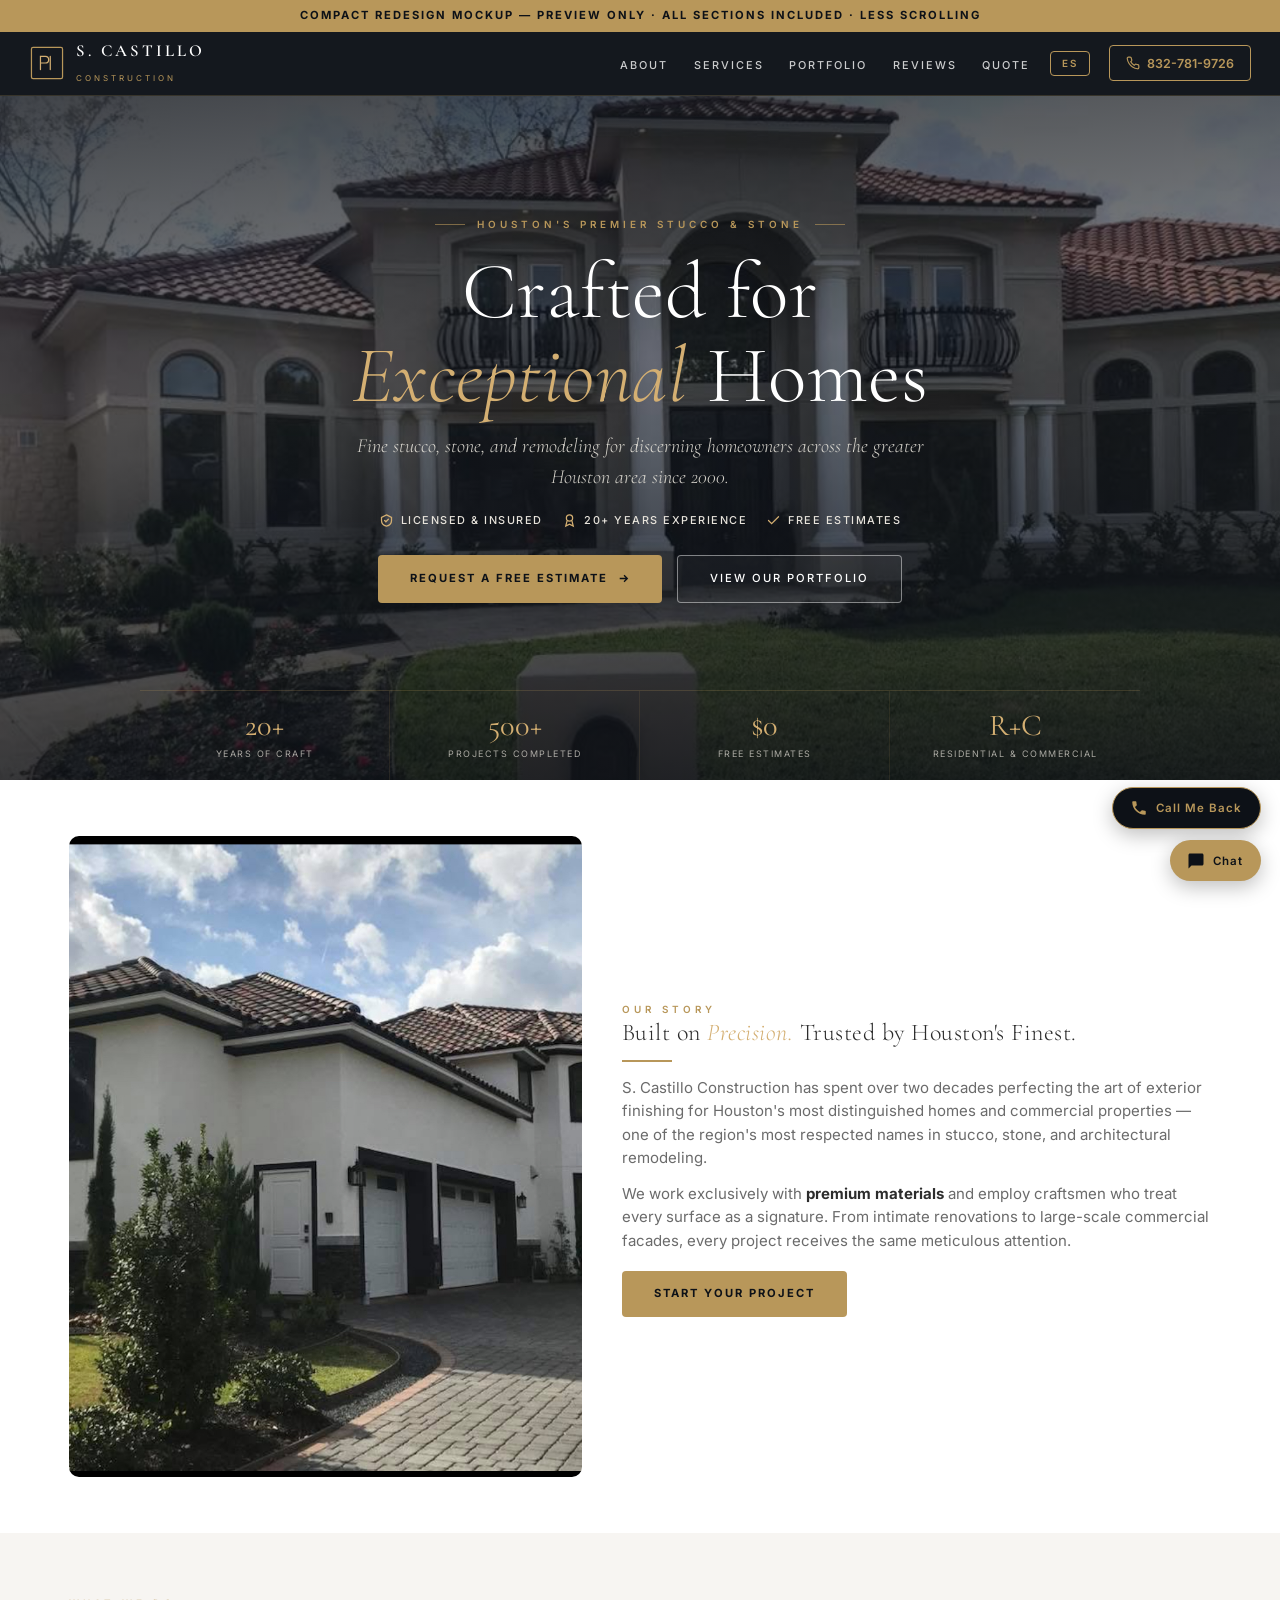
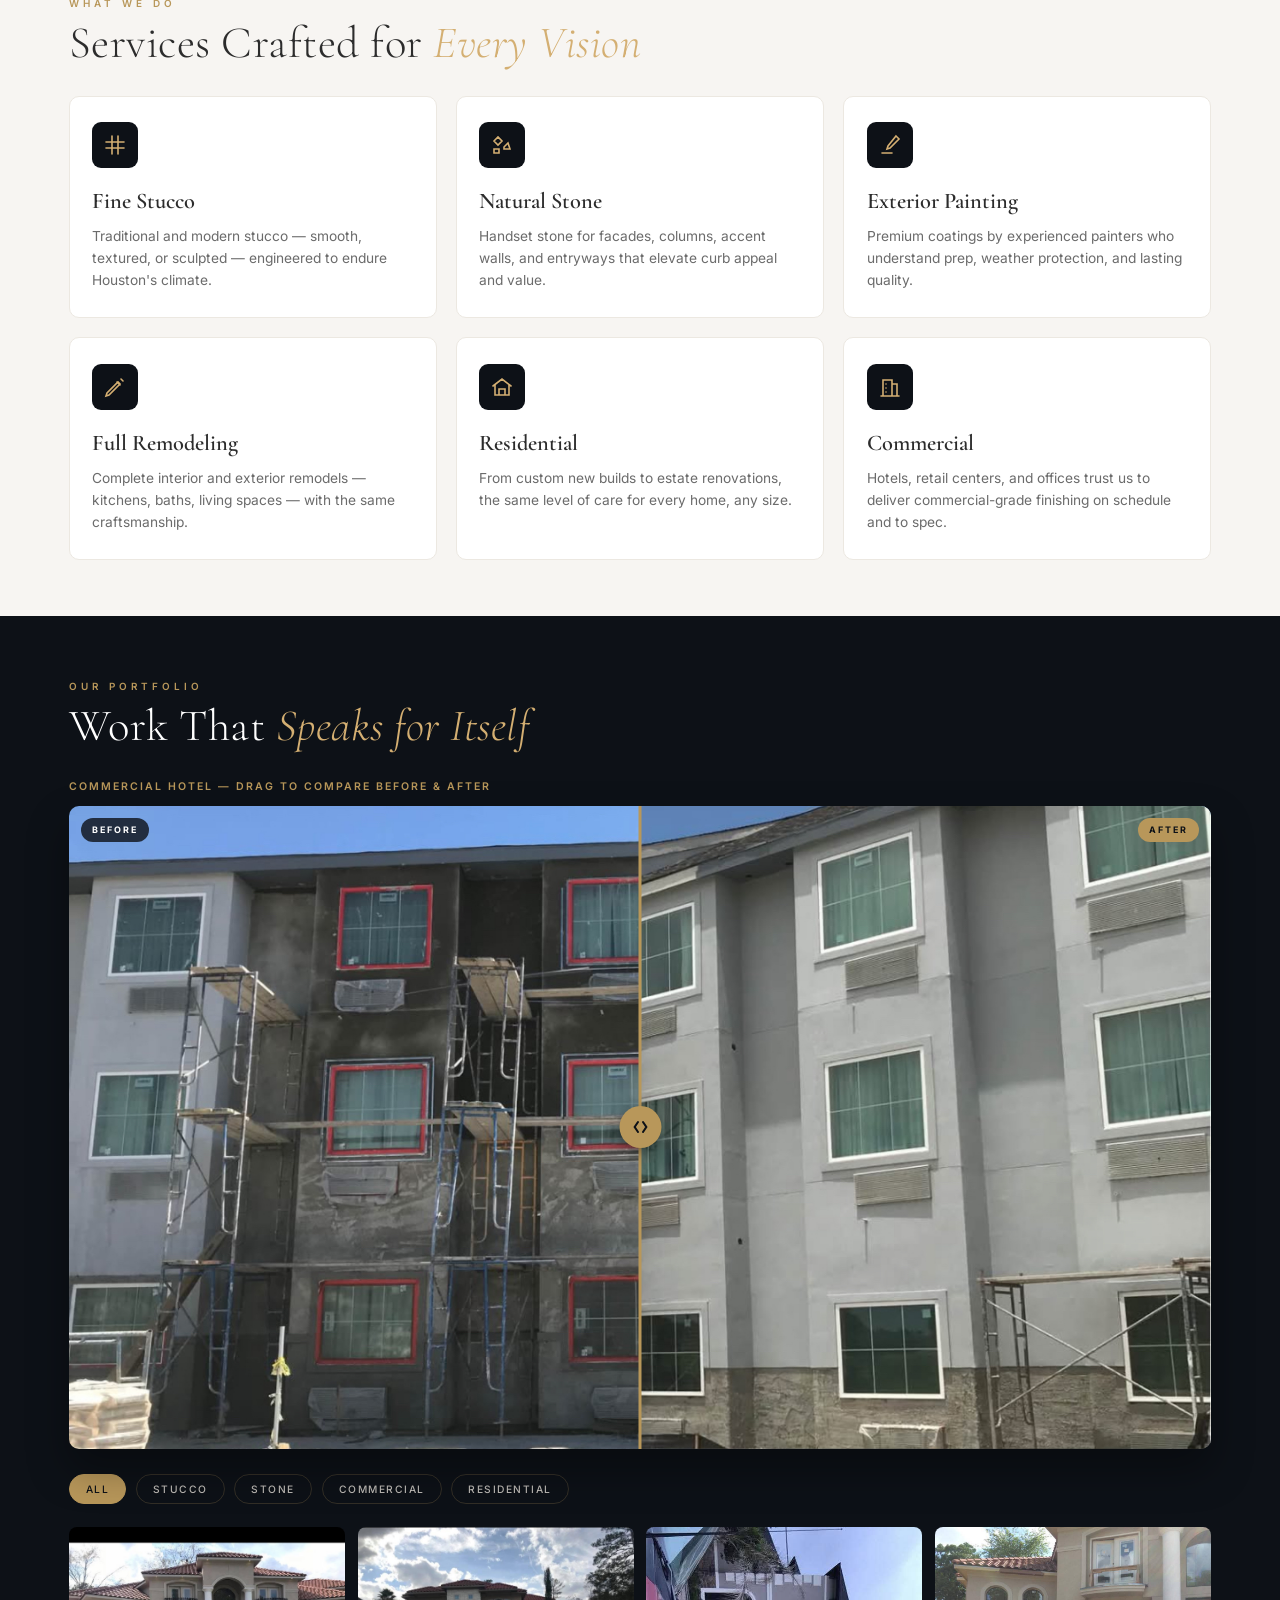
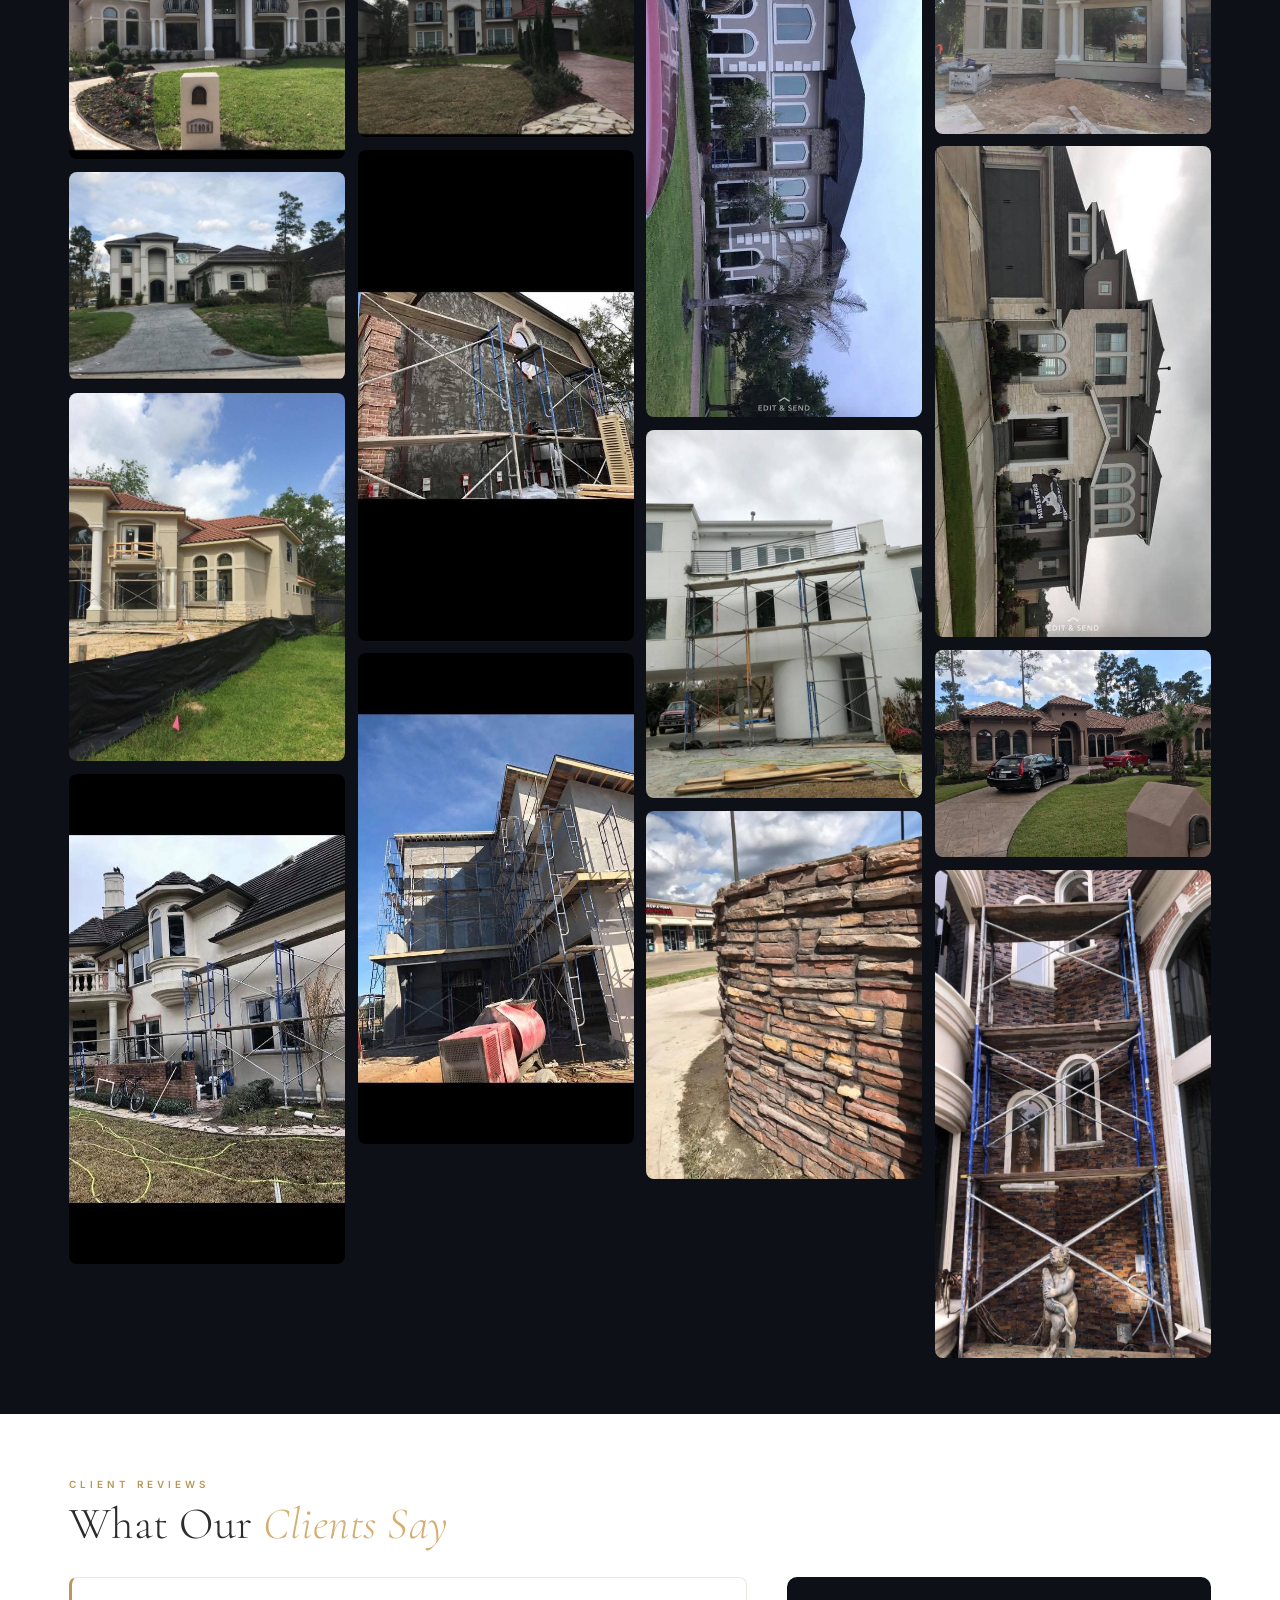
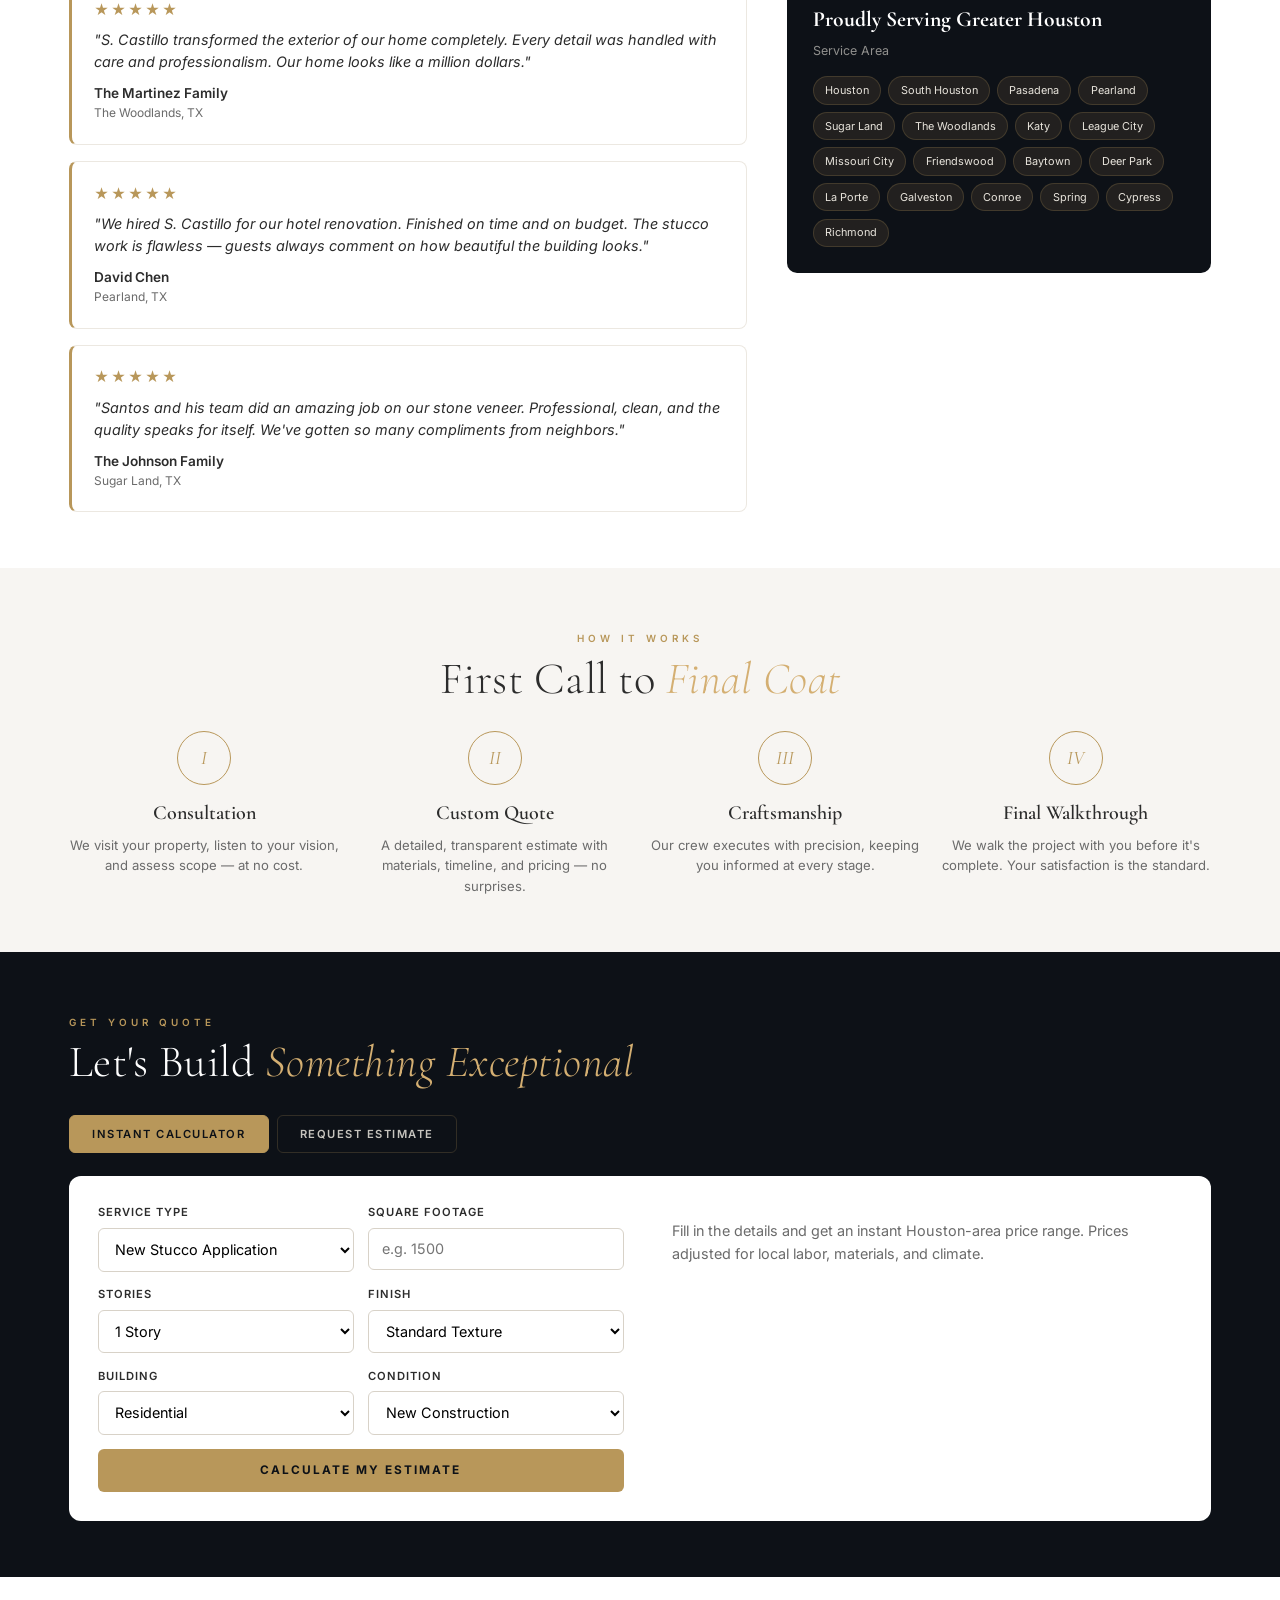
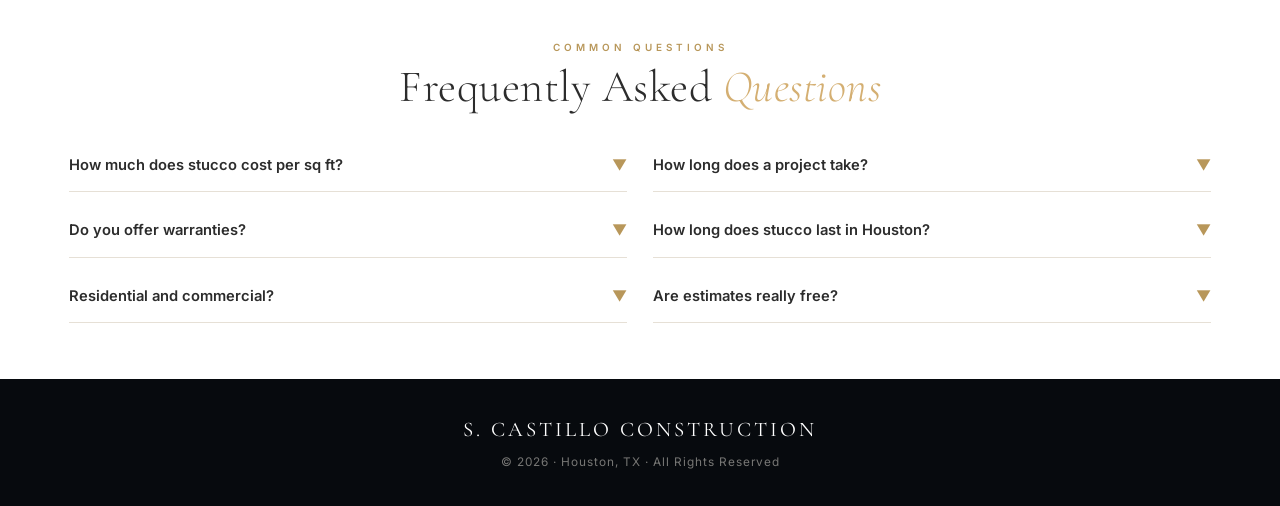
<file: mockup.html>
<!DOCTYPE html>
<html lang="en">
<head>
<meta charset="UTF-8"/>
<meta name="viewport" content="width=device-width, initial-scale=1.0"/>
<title>S. Castillo Construction — Compact Redesign Mockup</title>
<link href="https://fonts.googleapis.com/css2?family=Cormorant+Garamond:ital,wght@0,300;0,400;0,600;1,300;1,400&family=Inter:wght@300;400;500;600;700&display=swap" rel="stylesheet"/>
<style>
*,*::before,*::after{box-sizing:border-box;margin:0;padding:0;}
:root{
  --navy:#0D1117;--navy2:#161B24;--navy3:#1E2530;
  --gold:#B8975A;--gold-light:#D4AF72;
  --platinum:#E8E4DC;--white:#FFFFFF;--charcoal:#2C2C2C;
  --gray:#6B6B6B;--light-bg:#F7F5F2;--line:rgba(184,151,90,.22);
}
html{scroll-behavior:smooth;}
body{font-family:'Inter',sans-serif;background:var(--white);color:var(--charcoal);line-height:1.55;-webkit-font-smoothing:antialiased;}
img{display:block;max-width:100%;}
a{color:inherit;text-decoration:none;}
button{font-family:inherit;cursor:pointer;}
:focus-visible{outline:2px solid var(--gold-light);outline-offset:3px;border-radius:2px;}
.eyebrow{font-size:.62rem;letter-spacing:4px;text-transform:uppercase;color:var(--gold);font-weight:600;}
.display{font-family:'Cormorant Garamond',serif;font-weight:300;line-height:1.05;letter-spacing:.5px;}
.display em{font-style:italic;color:var(--gold-light);}
.container{max-width:1200px;margin:0 auto;padding:0 1.8rem;}
section{scroll-margin-top:80px;}
.sec-pad{padding:3.5rem 0;}            /* tighter vertical rhythm = less scrolling */
.sec-head{margin-bottom:1.8rem;}
.sec-head h2{font-size:clamp(1.8rem,3.6vw,2.8rem);margin-top:.4rem;}
.rule{width:50px;height:2px;background:var(--gold);margin:.9rem 0;}

/* MOCK BANNER */
.mock-banner{background:var(--gold);color:var(--navy);text-align:center;font-size:.7rem;letter-spacing:2px;text-transform:uppercase;font-weight:700;padding:.45rem 1rem;}

/* NAV */
nav{position:sticky;top:0;z-index:100;background:rgba(13,17,23,.97);backdrop-filter:blur(8px);height:64px;display:flex;align-items:center;justify-content:space-between;padding:0 1.8rem;border-bottom:1px solid var(--line);}
.logo{display:flex;align-items:center;gap:11px;}
.logo svg{width:36px;height:36px;}
.logo-name{font-family:'Cormorant Garamond',serif;font-size:1.05rem;font-weight:600;letter-spacing:3px;text-transform:uppercase;color:var(--white);line-height:1;}
.logo-sub{font-size:.5rem;letter-spacing:3px;text-transform:uppercase;color:var(--gold);margin-top:3px;}
.nav-right{display:flex;align-items:center;gap:1.2rem;}
.nav-links{display:flex;gap:1.6rem;list-style:none;}
.nav-links a{color:rgba(255,255,255,.78);font-size:.68rem;letter-spacing:2px;text-transform:uppercase;font-weight:500;transition:color .2s;}
.nav-links a:hover{color:var(--gold);}
.lang-toggle{background:none;border:1px solid var(--gold);color:var(--gold);font-size:.62rem;letter-spacing:2px;text-transform:uppercase;font-weight:600;padding:.35rem .7rem;border-radius:4px;transition:.2s;}
.lang-toggle:hover{background:var(--gold);color:var(--navy);}
.nav-phone{display:flex;align-items:center;gap:7px;color:var(--gold);font-weight:600;font-size:.78rem;border:1px solid var(--gold);padding:.45rem 1rem;border-radius:4px;transition:.2s;}
.nav-phone:hover{background:var(--gold);color:var(--navy);}
.hamburger{display:none;background:none;border:none;}
.hamburger span{display:block;width:22px;height:2px;background:var(--gold);margin:5px 0;}
@media(max-width:920px){.nav-links,.nav-phone{display:none;}.hamburger{display:block;}}

/* HERO (shorter, stats merged in) */
.hero{position:relative;min-height:76vh;display:flex;flex-direction:column;align-items:center;justify-content:center;text-align:center;overflow:hidden;padding:3.5rem 1.5rem 0;}
.hero-bg{position:absolute;inset:0;background:url('IMG_8173.jpg') center 30%/cover no-repeat;}
.hero-overlay{position:absolute;inset:0;background:linear-gradient(175deg,rgba(13,17,23,.78) 0%,rgba(13,17,23,.5) 40%,rgba(13,17,23,.92) 100%);}
.hero-content{position:relative;z-index:2;max-width:820px;margin-bottom:auto;margin-top:auto;}
.hero-eyebrow{display:inline-flex;align-items:center;gap:12px;margin-bottom:1.1rem;}
.hero-eyebrow::before,.hero-eyebrow::after{content:'';width:30px;height:1px;background:var(--gold);opacity:.6;}
.hero h1{font-size:clamp(2.6rem,6.5vw,5rem);color:var(--white);margin-bottom:.8rem;}
.hero-sub{font-family:'Cormorant Garamond',serif;font-size:clamp(1rem,1.8vw,1.25rem);font-style:italic;font-weight:300;color:rgba(232,228,220,.9);margin:0 auto 1.2rem;max-width:580px;}
.hero-trust{display:flex;flex-wrap:wrap;gap:1.2rem;justify-content:center;margin-bottom:1.6rem;}
.hero-trust span{display:inline-flex;align-items:center;gap:7px;color:var(--platinum);font-size:.68rem;letter-spacing:1.5px;text-transform:uppercase;font-weight:500;}
.hero-trust svg{width:15px;height:15px;stroke:var(--gold-light);}
.hero-actions{display:flex;gap:.9rem;justify-content:center;flex-wrap:wrap;}
.btn-gold{background:var(--gold);color:var(--navy);font-size:.7rem;letter-spacing:2px;text-transform:uppercase;font-weight:700;padding:.9rem 2rem;border-radius:4px;transition:transform .15s,background .2s,box-shadow .2s;display:inline-flex;align-items:center;gap:9px;border:none;}
.btn-gold:hover{background:var(--gold-light);transform:translateY(-2px);box-shadow:0 10px 28px rgba(184,151,90,.35);}
.btn-ghost{background:rgba(255,255,255,.04);color:var(--white);font-size:.7rem;letter-spacing:2px;text-transform:uppercase;font-weight:500;padding:.9rem 2rem;border:1px solid rgba(255,255,255,.45);border-radius:4px;transition:.2s;}
.btn-ghost:hover{border-color:var(--gold);color:var(--gold);}
/* stats merged into hero bottom */
.hero-stats{position:relative;z-index:2;width:100%;max-width:1000px;margin:2rem auto 0;display:grid;grid-template-columns:repeat(4,1fr);border-top:1px solid var(--line);}
.hero-stat{padding:1.2rem .5rem;text-align:center;border-right:1px solid rgba(184,151,90,.12);}
.hero-stat:last-child{border-right:none;}
.hero-stat .n{font-family:'Cormorant Garamond',serif;font-size:1.9rem;color:var(--gold-light);line-height:1;}
.hero-stat .l{font-size:.56rem;letter-spacing:1.5px;text-transform:uppercase;color:rgba(232,228,220,.7);margin-top:.35rem;}
@media(max-width:600px){.hero-stats{grid-template-columns:repeat(2,1fr);}.hero-stat:nth-child(2){border-right:none;}}

/* ABOUT (compact 2-col) */
.about-grid{display:grid;grid-template-columns:1fr 1.15fr;gap:2.5rem;align-items:center;}
.about-img{position:relative;border-radius:10px;overflow:hidden;aspect-ratio:4/5;}
.about-img img{width:100%;height:100%;object-fit:cover;}
.about-text p{color:var(--gray);margin-bottom:.8rem;font-size:.94rem;}
.about-text strong{color:var(--charcoal);}
@media(max-width:820px){.about-grid{grid-template-columns:1fr;}.about-img{aspect-ratio:16/10;}}

/* SERVICES (3-col compact) */
.services{background:var(--light-bg);}
.svc-grid{display:grid;grid-template-columns:repeat(3,1fr);gap:1.2rem;}
.svc{background:var(--white);border:1px solid #ece8e1;border-radius:10px;padding:1.6rem 1.4rem;transition:transform .25s,box-shadow .25s,border-color .25s;position:relative;overflow:hidden;}
.svc::before{content:'';position:absolute;left:0;top:0;height:3px;width:0;background:var(--gold);transition:width .3s;}
.svc:hover{transform:translateY(-5px);box-shadow:0 16px 36px rgba(13,17,23,.1);border-color:var(--line);}
.svc:hover::before{width:100%;}
.svc-icon{width:46px;height:46px;border-radius:9px;background:var(--navy);display:flex;align-items:center;justify-content:center;margin-bottom:1rem;}
.svc-icon svg{width:24px;height:24px;stroke:var(--gold-light);}
.svc h3{font-family:'Cormorant Garamond',serif;font-size:1.4rem;font-weight:600;margin-bottom:.4rem;}
.svc p{font-size:.86rem;color:var(--gray);line-height:1.6;}
@media(max-width:880px){.svc-grid{grid-template-columns:repeat(2,1fr);}}
@media(max-width:560px){.svc-grid{grid-template-columns:1fr;}}

/* GALLERY (dark, compact) */
.gallery{background:var(--navy);}
.gallery .sec-head h2,.gallery .sec-head{color:var(--white);}
.gfilters{display:flex;flex-wrap:wrap;gap:.6rem;margin-bottom:1.4rem;}
.gfilter{background:transparent;border:1px solid var(--line);color:rgba(232,228,220,.8);font-size:.64rem;letter-spacing:1.5px;text-transform:uppercase;font-weight:500;padding:.5rem 1rem;border-radius:30px;transition:.2s;}
.gfilter.active,.gfilter:hover{background:var(--gold);color:var(--navy);border-color:var(--gold);}
.gmasonry{columns:4;column-gap:.8rem;}
.gitem{break-inside:avoid;margin-bottom:.8rem;border-radius:8px;overflow:hidden;position:relative;cursor:pointer;}
.gitem img{width:100%;transition:transform .4s;}
.gitem:hover img{transform:scale(1.05);}
.gitem .cap{position:absolute;inset:auto 0 0 0;padding:.7rem;background:linear-gradient(transparent,rgba(13,17,23,.85));color:var(--white);font-size:.7rem;opacity:0;transition:opacity .25s;}
.gitem:hover .cap{opacity:1;}
@media(max-width:900px){.gmasonry{columns:3;}}
@media(max-width:640px){.gmasonry{columns:2;}}
/* before/after slider */
.ba-wrap{margin-bottom:1.6rem;}
.ba-title{color:var(--gold);font-size:.66rem;letter-spacing:2px;text-transform:uppercase;font-weight:600;margin-bottom:.7rem;}
.ba-slider{position:relative;max-width:100%;aspect-ratio:16/9;border-radius:10px;overflow:hidden;user-select:none;box-shadow:0 20px 40px rgba(0,0,0,.35);cursor:ew-resize;}
.ba-slider img{position:absolute;inset:0;width:100%;height:100%;object-fit:cover;pointer-events:none;}
.ba-after{clip-path:inset(0 0 0 50%);}
.ba-handle{position:absolute;top:0;bottom:0;left:50%;width:3px;background:var(--gold);transform:translateX(-50%);pointer-events:none;}
.ba-knob{position:absolute;top:50%;left:50%;transform:translate(-50%,-50%);width:42px;height:42px;border-radius:50%;background:var(--gold);display:flex;align-items:center;justify-content:center;box-shadow:0 4px 14px rgba(0,0,0,.4);}
.ba-knob svg{width:20px;height:20px;stroke:var(--navy);}
.ba-tag{position:absolute;top:12px;font-size:.56rem;letter-spacing:2px;text-transform:uppercase;font-weight:700;padding:.3rem .7rem;border-radius:20px;color:var(--white);}
.ba-tag.before{left:12px;background:rgba(13,17,23,.8);}
.ba-tag.after{right:12px;background:var(--gold);color:var(--navy);}

/* REVIEWS + SERVICE AREA combined band */
.proof-grid{display:grid;grid-template-columns:1.6fr 1fr;gap:2.5rem;}
.reviews-col{display:grid;gap:1rem;}
.review{background:var(--white);border:1px solid #ece8e1;border-left:3px solid var(--gold);border-radius:8px;padding:1.3rem 1.4rem;}
.stars{color:var(--gold);letter-spacing:2px;font-size:.9rem;margin-bottom:.5rem;}
.review p{font-size:.9rem;color:var(--charcoal);font-style:italic;margin-bottom:.6rem;}
.review .who{font-weight:600;font-size:.85rem;}
.review .where{font-size:.75rem;color:var(--gray);}
.area-box{background:var(--navy);border-radius:10px;padding:1.6rem;align-self:start;position:sticky;top:80px;}
.area-box h3{color:var(--white);font-family:'Cormorant Garamond',serif;font-size:1.35rem;margin-bottom:.3rem;}
.area-box .sub{color:rgba(232,228,220,.6);font-size:.78rem;margin-bottom:1rem;}
.area-tags{display:flex;flex-wrap:wrap;gap:.45rem;}
.area-tag{background:rgba(184,151,90,.12);border:1px solid var(--line);color:var(--platinum);font-size:.68rem;padding:.3rem .7rem;border-radius:20px;}
@media(max-width:820px){.proof-grid{grid-template-columns:1fr;}.area-box{position:static;}}

/* PROCESS (horizontal compact strip) */
.process{background:var(--light-bg);}
.steps{display:grid;grid-template-columns:repeat(4,1fr);gap:1.2rem;}
.step{text-align:center;position:relative;}
.step-c{width:54px;height:54px;border:1px solid var(--gold);border-radius:50%;display:flex;align-items:center;justify-content:center;margin:0 auto .8rem;font-family:'Cormorant Garamond',serif;font-size:1.2rem;color:var(--gold);font-style:italic;}
.step h3{font-family:'Cormorant Garamond',serif;font-size:1.25rem;font-weight:600;margin-bottom:.35rem;}
.step p{font-size:.82rem;color:var(--gray);line-height:1.55;}
@media(max-width:760px){.steps{grid-template-columns:repeat(2,1fr);}}

/* QUOTE: tabbed Calculator + Contact (big scroll saver) */
.quote{background:var(--navy);}
.quote .sec-head,.quote .sec-head h2{color:var(--white);}
.tabs{display:flex;gap:.5rem;margin-bottom:1.4rem;}
.tab{flex:0 0 auto;background:transparent;border:1px solid var(--line);color:rgba(232,228,220,.85);font-size:.7rem;letter-spacing:1.5px;text-transform:uppercase;font-weight:600;padding:.7rem 1.4rem;border-radius:6px;transition:.2s;}
.tab.active{background:var(--gold);color:var(--navy);border-color:var(--gold);}
.panel{display:none;background:var(--white);border-radius:12px;padding:1.8rem;}
.panel.active{display:block;}
.quote-layout{display:grid;grid-template-columns:1fr 1fr;gap:2rem;}
@media(max-width:820px){.quote-layout{grid-template-columns:1fr;}}
label{display:block;font-size:.7rem;letter-spacing:1px;text-transform:uppercase;color:var(--charcoal);font-weight:600;margin-bottom:.4rem;}
input,select,textarea{width:100%;padding:.7rem .8rem;border:1px solid #d8d2c8;border-radius:6px;font-family:inherit;font-size:.9rem;background:var(--white);margin-bottom:.9rem;}
input:focus,select:focus,textarea:focus{border-color:var(--gold);outline:none;}
.field-hint{font-size:.72rem;color:var(--gray);margin:-.6rem 0 .9rem;}
.calc-row{display:grid;grid-template-columns:1fr 1fr;gap:.9rem;}
.calc-btn,.btn-submit{width:100%;background:var(--gold);color:var(--navy);border:none;padding:.9rem;border-radius:6px;font-weight:700;font-size:.74rem;letter-spacing:2px;text-transform:uppercase;transition:.2s;}
.calc-btn:hover,.btn-submit:hover{background:var(--gold-light);}
.calc-result{display:none;margin-top:1.2rem;padding:1.2rem;background:var(--light-bg);border-radius:8px;text-align:center;}
.calc-result.show{display:block;}
.calc-result .lbl{font-size:.66rem;letter-spacing:2px;text-transform:uppercase;color:var(--gray);}
.calc-result .price{font-family:'Cormorant Garamond',serif;font-size:2rem;color:var(--navy);margin:.3rem 0;}
.calc-result .note{font-size:.74rem;color:var(--gray);margin-top:.5rem;}
.team{margin-top:.5rem;}
.team-row{display:flex;justify-content:space-between;padding:.6rem 0;border-bottom:1px solid #ece8e1;font-size:.9rem;}
.team-row .nm{font-weight:600;}
.team-row a{color:var(--gold);font-weight:600;}
.contact-info{color:rgba(255,255,255,.85);}
.contact-info p{margin-bottom:1rem;font-size:.92rem;color:rgba(232,228,220,.8);}
.contact-info .panel{margin-top:0;}

/* FAQ (2-col accordion) */
.faq-grid{display:grid;grid-template-columns:1fr 1fr;gap:.8rem 1.6rem;}
.faq-item{border-bottom:1px solid #e6e0d6;}
.faq-q{display:flex;justify-content:space-between;align-items:center;gap:1rem;padding:.9rem 0;font-weight:600;font-size:.92rem;}
.faq-q .arrow{color:var(--gold);transition:transform .25s;flex-shrink:0;}
.faq-item.open .arrow{transform:rotate(180deg);}
.faq-a{max-height:0;overflow:hidden;transition:max-height .3s ease;}
.faq-a p{padding:0 0 .9rem;font-size:.86rem;color:var(--gray);line-height:1.6;}
@media(max-width:760px){.faq-grid{grid-template-columns:1fr;}}

/* FOOTER */
footer{background:#070A0E;color:rgba(232,228,220,.5);text-align:center;padding:2.2rem 1rem;}
.footer-logo{font-family:'Cormorant Garamond',serif;font-size:1.3rem;letter-spacing:3px;text-transform:uppercase;color:var(--white);margin-bottom:.4rem;}
.footer-copy{font-size:.74rem;letter-spacing:1px;}

/* FLOATING WIDGETS */
.float-stack{position:fixed;right:1.2rem;bottom:1.2rem;z-index:95;display:flex;flex-direction:column;gap:.7rem;align-items:flex-end;}
.fab{display:inline-flex;align-items:center;gap:8px;border:none;border-radius:30px;padding:.7rem 1.1rem;font-size:.72rem;font-weight:600;letter-spacing:1px;box-shadow:0 6px 20px rgba(0,0,0,.25);}
.fab svg{width:18px;height:18px;}
.fab.callback{background:var(--navy);color:var(--gold);border:1px solid var(--gold);}
.fab.chat{background:var(--gold);color:var(--navy);}
.sticky-call{position:fixed;bottom:0;left:0;right:0;z-index:96;display:none;background:var(--gold);color:var(--navy);text-align:center;padding:.9rem;font-weight:700;letter-spacing:2px;text-transform:uppercase;font-size:.76rem;align-items:center;justify-content:center;gap:9px;}
.sticky-call svg{width:17px;height:17px;}
@media(max-width:920px){.sticky-call{display:flex;}.float-stack{bottom:4.2rem;}}

@media(prefers-reduced-motion:reduce){*{transition:none!important;animation:none!important;scroll-behavior:auto!important;}}
</style>
</head>
<body>

<div class="mock-banner">Compact Redesign Mockup — preview only · all sections included · less scrolling</div>

<!-- NAV -->
<nav>
  <a href="#" class="logo">
    <svg viewBox="0 0 44 44" fill="none"><rect x="3" y="3" width="38" height="38" rx="2" stroke="#B8975A" stroke-width="1.5"/><path d="M14 30V14h6a4 4 0 0 1 0 8h-6m12 8V14" stroke="#D4AF72" stroke-width="1.5" stroke-linecap="round"/></svg>
    <span><span class="logo-name">S. Castillo</span><br><span class="logo-sub">Construction</span></span>
  </a>
  <div class="nav-right">
    <ul class="nav-links">
      <li><a href="#about" data-en="About" data-es="Nosotros">About</a></li>
      <li><a href="#services" data-en="Services" data-es="Servicios">Services</a></li>
      <li><a href="#gallery" data-en="Portfolio" data-es="Portafolio">Portfolio</a></li>
      <li><a href="#proof" data-en="Reviews" data-es="Opiniones">Reviews</a></li>
      <li><a href="#quote" data-en="Quote" data-es="Presupuesto">Quote</a></li>
    </ul>
    <button class="lang-toggle" id="langBtn">ES</button>
    <a href="tel:8327819726" class="nav-phone">
      <svg viewBox="0 0 24 24" width="14" fill="none" stroke="currentColor" stroke-width="2"><path d="M22 16.92v3a2 2 0 0 1-2.18 2 19.79 19.79 0 0 1-8.63-3.07 19.5 19.5 0 0 1-6-6 19.79 19.79 0 0 1-3.07-8.67A2 2 0 0 1 4.11 2h3a2 2 0 0 1 2 1.72c.13.96.36 1.9.7 2.81a2 2 0 0 1-.45 2.11L8.09 9.91a16 16 0 0 0 6 6l1.27-1.27a2 2 0 0 1 2.11-.45c.91.34 1.85.57 2.81.7A2 2 0 0 1 22 16.92Z"/></svg>
      832-781-9726
    </a>
  </div>
  <button class="hamburger" aria-label="Menu"><span></span><span></span><span></span></button>
</nav>

<!-- HERO + STATS -->
<section class="hero">
  <div class="hero-bg"></div>
  <div class="hero-overlay"></div>
  <div class="hero-content">
    <div class="hero-eyebrow"><span class="eyebrow" data-en="Houston's Premier Stucco &amp; Stone" data-es="El Mejor Estuco y Piedra de Houston">Houston's Premier Stucco &amp; Stone</span></div>
    <h1 class="display" data-en="Crafted for||Exceptional|| Homes" data-es="Creado para||Hogares|| Excepcionales">Crafted for<br><em>Exceptional</em> Homes</h1>
    <p class="hero-sub" data-en="Fine stucco, stone, and remodeling for discerning homeowners across the greater Houston area since 2000." data-es="Estuco fino, piedra y remodelación para propietarios exigentes en el área de Houston desde el año 2000.">Fine stucco, stone, and remodeling for discerning homeowners across the greater Houston area since 2000.</p>
    <div class="hero-trust">
      <span><svg viewBox="0 0 24 24" fill="none" stroke-width="2" stroke-linecap="round"><path d="M9 12l2 2 4-4"/><path d="M12 3l8 4v5c0 5-3.5 8-8 9-4.5-1-8-4-8-9V7l8-4z"/></svg><span data-en="Licensed &amp; Insured" data-es="Con Licencia y Seguro">Licensed &amp; Insured</span></span>
      <span><svg viewBox="0 0 24 24" fill="none" stroke-width="2" stroke-linecap="round"><circle cx="12" cy="8" r="5"/><path d="M8 13l-2 8 6-3 6 3-2-8"/></svg><span data-en="20+ Years Experience" data-es="20+ Años de Experiencia">20+ Years Experience</span></span>
      <span><svg viewBox="0 0 24 24" fill="none" stroke-width="2" stroke-linecap="round"><path d="M20 6L9 17l-5-5"/></svg><span data-en="Free Estimates" data-es="Presupuestos Gratis">Free Estimates</span></span>
    </div>
    <div class="hero-actions">
      <a href="#quote" class="btn-gold" data-en="Request a Free Estimate" data-es="Solicite un Presupuesto Gratis">Request a Free Estimate
        <svg viewBox="0 0 24 24" width="13" fill="none" stroke="currentColor" stroke-width="2.5"><path d="M5 12h14M13 6l6 6-6 6"/></svg></a>
      <a href="#gallery" class="btn-ghost" data-en="View Our Portfolio" data-es="Ver Nuestro Portafolio">View Our Portfolio</a>
    </div>
  </div>
  <div class="hero-stats">
    <div class="hero-stat"><div class="n">20+</div><div class="l" data-en="Years of Craft" data-es="Años de Oficio">Years of Craft</div></div>
    <div class="hero-stat"><div class="n">500+</div><div class="l" data-en="Projects Completed" data-es="Proyectos Completados">Projects Completed</div></div>
    <div class="hero-stat"><div class="n">$0</div><div class="l" data-en="Free Estimates" data-es="Presupuestos Gratis">Free Estimates</div></div>
    <div class="hero-stat"><div class="n">R+C</div><div class="l" data-en="Residential &amp; Commercial" data-es="Residencial y Comercial">Residential &amp; Commercial</div></div>
  </div>
</section>

<!-- ABOUT -->
<section class="sec-pad" id="about">
  <div class="container about-grid">
    <div class="about-img"><img src="IMG_8178.jpg" alt="Luxury stucco home by S. Castillo"/></div>
    <div class="about-text">
      <span class="eyebrow" data-en="Our Story" data-es="Nuestra Historia">Our Story</span>
      <h2 class="display" data-en="Built on||Precision.|| Trusted by Houston's Finest." data-es="Construido con||Precisión.|| La Confianza de lo Mejor de Houston.">Built on <em>Precision.</em> Trusted by Houston's Finest.</h2>
      <div class="rule"></div>
      <p data-en="S. Castillo Construction has spent over two decades perfecting the art of exterior finishing for Houston's most distinguished homes and commercial properties — one of the region's most respected names in stucco, stone, and architectural remodeling." data-es="S. Castillo Construction ha pasado más de dos décadas perfeccionando el arte del acabado exterior para las casas y propiedades comerciales más distinguidas de Houston — uno de los nombres más respetados en estuco, piedra y remodelación.">S. Castillo Construction has spent over two decades perfecting the art of exterior finishing for Houston's most distinguished homes and commercial properties — one of the region's most respected names in stucco, stone, and architectural remodeling.</p>
      <p data-en="We work exclusively with premium materials and employ craftsmen who treat every surface as a signature. From intimate renovations to large-scale commercial facades, every project receives the same meticulous attention." data-es="Trabajamos exclusivamente con materiales premium y empleamos artesanos que tratan cada superficie como una firma. Desde renovaciones íntimas hasta fachadas comerciales, cada proyecto recibe la misma atención meticulosa.">We work exclusively with <strong>premium materials</strong> and employ craftsmen who treat every surface as a signature. From intimate renovations to large-scale commercial facades, every project receives the same meticulous attention.</p>
      <a href="#quote" class="btn-gold" style="margin-top:.4rem" data-en="Start Your Project" data-es="Comience Su Proyecto">Start Your Project</a>
    </div>
  </div>
</section>

<!-- SERVICES -->
<section class="sec-pad services" id="services">
  <div class="container">
    <div class="sec-head">
      <span class="eyebrow" data-en="What We Do" data-es="Lo Que Hacemos">What We Do</span>
      <h2 class="display" data-en="Services Crafted for||Every Vision" data-es="Servicios para||Cada Visión">Services Crafted for <em>Every Vision</em></h2>
    </div>
    <div class="svc-grid">
      <div class="svc"><div class="svc-icon"><svg viewBox="0 0 24 24" fill="none" stroke-width="1.6" stroke-linecap="round"><path d="M3 9h18M3 15h18M9 3v18M15 3v18"/></svg></div><h3 data-en="Fine Stucco" data-es="Estuco Fino">Fine Stucco</h3><p data-en="Traditional and modern stucco — smooth, textured, or sculpted — engineered to endure Houston's climate." data-es="Estuco tradicional y moderno — liso, texturizado o esculpido — diseñado para resistir el clima de Houston.">Traditional and modern stucco — smooth, textured, or sculpted — engineered to endure Houston's climate.</p></div>
      <div class="svc"><div class="svc-icon"><svg viewBox="0 0 24 24" fill="none" stroke-width="1.6" stroke-linecap="round"><path d="M4 8l4-4 4 4-4 4zM14 14l4-4 2 6-6 0zM4 16l5 0 0 4-5 0z"/></svg></div><h3 data-en="Natural Stone" data-es="Piedra Natural">Natural Stone</h3><p data-en="Handset stone for facades, columns, accent walls, and entryways that elevate curb appeal and value." data-es="Piedra colocada a mano para fachadas, columnas, paredes y entradas que elevan el valor de su hogar.">Handset stone for facades, columns, accent walls, and entryways that elevate curb appeal and value.</p></div>
      <div class="svc"><div class="svc-icon"><svg viewBox="0 0 24 24" fill="none" stroke-width="1.6" stroke-linecap="round"><path d="M18 3l3 3-9 9-3 1 1-3 8-10zM4 20h10"/></svg></div><h3 data-en="Exterior Painting" data-es="Pintura Exterior">Exterior Painting</h3><p data-en="Premium coatings by experienced painters who understand prep, weather protection, and lasting quality." data-es="Recubrimientos premium por pintores que entienden la preparación, protección climática y calidad duradera.">Premium coatings by experienced painters who understand prep, weather protection, and lasting quality.</p></div>
      <div class="svc"><div class="svc-icon"><svg viewBox="0 0 24 24" fill="none" stroke-width="1.6" stroke-linecap="round"><path d="M14 7l3 3M3 21l3-1 11-11-2-2L4 18l-1 3zM18 4l2 2"/></svg></div><h3 data-en="Full Remodeling" data-es="Remodelación">Full Remodeling</h3><p data-en="Complete interior and exterior remodels — kitchens, baths, living spaces — with the same craftsmanship." data-es="Remodelaciones interiores y exteriores completas — cocinas, baños, espacios — con la misma maestría.">Complete interior and exterior remodels — kitchens, baths, living spaces — with the same craftsmanship.</p></div>
      <div class="svc"><div class="svc-icon"><svg viewBox="0 0 24 24" fill="none" stroke-width="1.6" stroke-linecap="round"><path d="M3 11l9-7 9 7M5 10v10h14V10M9 20v-6h6v6"/></svg></div><h3 data-en="Residential" data-es="Residencial">Residential</h3><p data-en="From custom new builds to estate renovations, the same level of care for every home, any size." data-es="Desde construcciones nuevas hasta renovaciones, el mismo cuidado para cada hogar, de cualquier tamaño.">From custom new builds to estate renovations, the same level of care for every home, any size.</p></div>
      <div class="svc"><div class="svc-icon"><svg viewBox="0 0 24 24" fill="none" stroke-width="1.6" stroke-linecap="round"><path d="M3 21h18M5 21V5h9v16M14 21V9h5v12M8 9h.01M8 13h.01M8 17h.01"/></svg></div><h3 data-en="Commercial" data-es="Comercial">Commercial</h3><p data-en="Hotels, retail centers, and offices trust us to deliver commercial-grade finishing on schedule and to spec." data-es="Hoteles, centros comerciales y oficinas confían en nosotros para acabados de grado comercial a tiempo.">Hotels, retail centers, and offices trust us to deliver commercial-grade finishing on schedule and to spec.</p></div>
    </div>
  </div>
</section>

<!-- GALLERY -->
<section class="sec-pad gallery" id="gallery">
  <div class="container">
    <div class="sec-head">
      <span class="eyebrow" data-en="Our Portfolio" data-es="Nuestro Portafolio">Our Portfolio</span>
      <h2 class="display" data-en="Work That||Speaks for Itself" data-es="Trabajo Que||Habla por Sí Mismo">Work That <em>Speaks for Itself</em></h2>
    </div>
    <div class="ba-wrap">
      <div class="ba-title" data-en="Commercial Hotel — Drag to Compare Before &amp; After" data-es="Hotel Comercial — Arrastre para Comparar Antes y Después">Commercial Hotel — Drag to Compare Before &amp; After</div>
      <div class="ba-slider" id="baSlider">
        <img src="IMG_8180.jpg" alt="Before — stucco in progress"/>
        <img src="IMG_8179.jpg" class="ba-after" id="baAfter" alt="After — completed finish"/>
        <span class="ba-tag before" data-en="Before" data-es="Antes">Before</span>
        <span class="ba-tag after" data-en="After" data-es="Después">After</span>
        <div class="ba-handle" id="baHandle"><div class="ba-knob"><svg viewBox="0 0 24 24" fill="none" stroke="currentColor" stroke-width="2.5" stroke-linecap="round"><path d="M9 6l-4 6 4 6M15 6l4 6-4 6"/></svg></div></div>
      </div>
    </div>
    <div class="gfilters">
      <button class="gfilter active" data-filter="all" data-en="All" data-es="Todos">All</button>
      <button class="gfilter" data-filter="stucco" data-en="Stucco" data-es="Estuco">Stucco</button>
      <button class="gfilter" data-filter="stone" data-en="Stone" data-es="Piedra">Stone</button>
      <button class="gfilter" data-filter="commercial" data-en="Commercial" data-es="Comercial">Commercial</button>
      <button class="gfilter" data-filter="residential" data-en="Residential" data-es="Residencial">Residential</button>
    </div>
    <div class="gmasonry" id="gmasonry">
      <div class="gitem" data-cat="residential stucco stone"><img src="IMG_8173.jpg" alt="Residential estate stucco and stone"/><div class="cap">Residential Estate — Stucco &amp; Stone</div></div>
      <div class="gitem" data-cat="commercial stucco"><img src="IMG_8176.jpg" alt="Commercial stucco"/><div class="cap">Commercial Facade</div></div>
      <div class="gitem" data-cat="stone residential"><img src="project-1.jpg" alt="Stone veneer"/><div class="cap">Stone Veneer Entry</div></div>
      <div class="gitem" data-cat="stucco residential"><img src="project-2.jpg" alt="Stucco home"/><div class="cap">Residential Stucco</div></div>
      <div class="gitem" data-cat="commercial"><img src="IMG_8177.jpg" alt="Commercial project"/><div class="cap">Commercial Build</div></div>
      <div class="gitem" data-cat="stone"><img src="project-3.jpg" alt="Stone work"/><div class="cap">Natural Stone</div></div>
      <div class="gitem" data-cat="stucco"><img src="project-4.jpg" alt="Stucco texture"/><div class="cap">Textured Stucco</div></div>
      <div class="gitem" data-cat="residential"><img src="project-5.jpg" alt="Residential remodel"/><div class="cap">Residential Remodel</div></div>
      <div class="gitem" data-cat="stucco residential"><img src="project-6.jpg" alt="Stucco facade"/><div class="cap">Smooth Finish</div></div>
      <div class="gitem" data-cat="stone commercial"><img src="project-7.jpg" alt="Commercial stone"/><div class="cap">Commercial Stone</div></div>
      <div class="gitem" data-cat="residential stucco"><img src="project-8.jpg" alt="Home exterior"/><div class="cap">Estate Exterior</div></div>
      <div class="gitem" data-cat="stucco"><img src="project-9.jpg" alt="Stucco detail"/><div class="cap">Architectural Detail</div></div>
      <div class="gitem" data-cat="stone residential"><img src="project-10.jpg" alt="Stone accent"/><div class="cap">Stone Accent Wall</div></div>
      <div class="gitem" data-cat="residential stucco stone"><img src="IMG_8181.jpg" alt="Luxury home"/><div class="cap">Luxury Residence</div></div>
    </div>
  </div>
</section>

<!-- REVIEWS + SERVICE AREA -->
<section class="sec-pad" id="proof">
  <div class="container">
    <div class="sec-head">
      <span class="eyebrow" data-en="Client Reviews" data-es="Opiniones de Clientes">Client Reviews</span>
      <h2 class="display" data-en="What Our||Clients Say" data-es="Lo Que Dicen||Nuestros Clientes">What Our <em>Clients Say</em></h2>
    </div>
    <div class="proof-grid">
      <div class="reviews-col">
        <div class="review"><div class="stars">★★★★★</div><p data-en="&quot;S. Castillo transformed the exterior of our home completely. Every detail was handled with care and professionalism. Our home looks like a million dollars.&quot;" data-es="&quot;S. Castillo transformó el exterior de nuestra casa por completo. Cada detalle fue manejado con cuidado. Nuestra casa parece de un millón de dólares.&quot;">"S. Castillo transformed the exterior of our home completely. Every detail was handled with care and professionalism. Our home looks like a million dollars."</p><div class="who">The Martinez Family</div><div class="where">The Woodlands, TX</div></div>
        <div class="review"><div class="stars">★★★★★</div><p data-en="&quot;We hired S. Castillo for our hotel renovation. Finished on time and on budget. The stucco work is flawless — guests always comment on how beautiful the building looks.&quot;" data-es="&quot;Contratamos a S. Castillo para la renovación de nuestro hotel. Terminaron a tiempo y dentro del presupuesto. El trabajo de estuco es impecable.&quot;">"We hired S. Castillo for our hotel renovation. Finished on time and on budget. The stucco work is flawless — guests always comment on how beautiful the building looks."</p><div class="who">David Chen</div><div class="where">Pearland, TX</div></div>
        <div class="review"><div class="stars">★★★★★</div><p data-en="&quot;Santos and his team did an amazing job on our stone veneer. Professional, clean, and the quality speaks for itself. We've gotten so many compliments from neighbors.&quot;" data-es="&quot;Santos y su equipo hicieron un trabajo increíble en nuestra piedra. Profesionales, limpios, y la calidad habla por sí misma.&quot;">"Santos and his team did an amazing job on our stone veneer. Professional, clean, and the quality speaks for itself. We've gotten so many compliments from neighbors."</p><div class="who">The Johnson Family</div><div class="where">Sugar Land, TX</div></div>
      </div>
      <div class="area-box">
        <h3 data-en="Proudly Serving Greater Houston" data-es="Sirviendo a Houston">Proudly Serving Greater Houston</h3>
        <div class="sub" data-en="Service Area" data-es="Área de Servicio">Service Area</div>
        <div class="area-tags">
          <span class="area-tag">Houston</span><span class="area-tag">South Houston</span><span class="area-tag">Pasadena</span><span class="area-tag">Pearland</span><span class="area-tag">Sugar Land</span><span class="area-tag">The Woodlands</span><span class="area-tag">Katy</span><span class="area-tag">League City</span><span class="area-tag">Missouri City</span><span class="area-tag">Friendswood</span><span class="area-tag">Baytown</span><span class="area-tag">Deer Park</span><span class="area-tag">La Porte</span><span class="area-tag">Galveston</span><span class="area-tag">Conroe</span><span class="area-tag">Spring</span><span class="area-tag">Cypress</span><span class="area-tag">Richmond</span>
        </div>
      </div>
    </div>
  </div>
</section>

<!-- PROCESS -->
<section class="sec-pad process" id="process">
  <div class="container">
    <div class="sec-head" style="text-align:center;max-width:600px;margin-left:auto;margin-right:auto;">
      <span class="eyebrow" data-en="How It Works" data-es="Cómo Funciona">How It Works</span>
      <h2 class="display" data-en="First Call to||Final Coat" data-es="Primera Llamada al||Último Acabado">First Call to <em>Final Coat</em></h2>
    </div>
    <div class="steps">
      <div class="step"><div class="step-c">I</div><h3 data-en="Consultation" data-es="Consulta">Consultation</h3><p data-en="We visit your property, listen to your vision, and assess scope — at no cost." data-es="Visitamos su propiedad, escuchamos su visión y evaluamos el alcance — sin costo.">We visit your property, listen to your vision, and assess scope — at no cost.</p></div>
      <div class="step"><div class="step-c">II</div><h3 data-en="Custom Quote" data-es="Cotización">Custom Quote</h3><p data-en="A detailed, transparent estimate with materials, timeline, and pricing — no surprises." data-es="Un presupuesto detallado y transparente con materiales, cronograma y precios.">A detailed, transparent estimate with materials, timeline, and pricing — no surprises.</p></div>
      <div class="step"><div class="step-c">III</div><h3 data-en="Craftsmanship" data-es="Maestría">Craftsmanship</h3><p data-en="Our crew executes with precision, keeping you informed at every stage." data-es="Nuestro equipo ejecuta con precisión, manteniéndolo informado en cada etapa.">Our crew executes with precision, keeping you informed at every stage.</p></div>
      <div class="step"><div class="step-c">IV</div><h3 data-en="Final Walkthrough" data-es="Recorrido Final">Final Walkthrough</h3><p data-en="We walk the project with you before it's complete. Your satisfaction is the standard." data-es="Recorremos el proyecto con usted antes de terminar. Su satisfacción es el estándar.">We walk the project with you before it's complete. Your satisfaction is the standard.</p></div>
    </div>
  </div>
</section>

<!-- QUOTE: tabbed Calculator + Contact -->
<section class="sec-pad quote" id="quote">
  <div class="container">
    <div class="sec-head">
      <span class="eyebrow" data-en="Get Your Quote" data-es="Obtenga Su Presupuesto">Get Your Quote</span>
      <h2 class="display" data-en="Let's Build||Something Exceptional" data-es="Construyamos||Algo Excepcional">Let's Build <em>Something Exceptional</em></h2>
    </div>
    <div class="tabs">
      <button class="tab active" data-panel="calc" data-en="Instant Calculator" data-es="Calculadora Instantánea">Instant Calculator</button>
      <button class="tab" data-panel="contact" data-en="Request Estimate" data-es="Solicitar Presupuesto">Request Estimate</button>
    </div>

    <!-- CALCULATOR PANEL -->
    <div class="panel active" id="panel-calc">
      <div class="quote-layout">
        <div>
          <div class="calc-row">
            <div><label data-en="Service Type" data-es="Tipo de Servicio">Service Type</label>
              <select id="calcService">
                <option value="stucco-new">New Stucco Application</option>
                <option value="stucco-repair">Stucco Repair / Patch</option>
                <option value="re-stucco">Re-Stucco (Remove &amp; Replace)</option>
                <option value="eifs">Synthetic Stucco (EIFS)</option>
                <option value="stone-natural">Natural Stone Veneer</option>
                <option value="stone-manufactured">Manufactured Stone</option>
                <option value="painting">Exterior Painting</option>
              </select></div>
            <div><label data-en="Square Footage" data-es="Pies Cuadrados">Square Footage</label>
              <input type="number" id="calcSqft" placeholder="e.g. 1500" min="50" max="50000"/></div>
          </div>
          <div class="calc-row">
            <div><label data-en="Stories" data-es="Pisos">Stories</label>
              <select id="calcStories"><option value="1">1 Story</option><option value="2">2 Stories</option><option value="3">3+ Stories</option></select></div>
            <div><label data-en="Finish" data-es="Acabado">Finish</label>
              <select id="calcFinish"><option value="standard">Standard Texture</option><option value="smooth">Smooth / Santa Barbara</option><option value="dash">Dash / Roughcast</option><option value="lace">Lace / Skip Trowel</option><option value="venetian">Venetian / Polished</option></select></div>
          </div>
          <div class="calc-row">
            <div><label data-en="Building" data-es="Edificio">Building</label>
              <select id="calcBuilding"><option value="residential">Residential</option><option value="commercial">Commercial</option></select></div>
            <div><label data-en="Condition" data-es="Condición">Condition</label>
              <select id="calcCondition"><option value="new">New Construction</option><option value="good">Existing — Good</option><option value="damaged">Existing — Needs Prep</option></select></div>
          </div>
          <button class="calc-btn" id="calcBtn" data-en="Calculate My Estimate" data-es="Calcular Mi Presupuesto">Calculate My Estimate</button>
        </div>
        <div>
          <div class="calc-result" id="calcResult">
            <div class="lbl" data-en="Estimated Price Range" data-es="Rango Estimado">Estimated Price Range</div>
            <div class="price" id="calcPrice"></div>
            <div class="note" data-en="Estimate based on Houston-area averages. Actual pricing depends on site conditions. Get an exact quote with a free on-site visit." data-es="Estimado basado en promedios de Houston. El precio real depende de las condiciones del sitio.">Estimate based on Houston-area averages. Actual pricing depends on site conditions. Get an exact quote with a free on-site visit.</div>
            <a href="#" class="btn-gold" style="margin-top:1rem" onclick="document.querySelector('[data-panel=contact]').click();return false;" data-en="Get Exact Quote" data-es="Obtener Presupuesto Exacto">Get Exact Quote</a>
          </div>
          <div id="calcPlaceholder" style="color:var(--gray);font-size:.9rem;padding:1rem;">
            <p data-en="Fill in the details and get an instant Houston-area price range. Prices adjusted for local labor, materials, and climate." data-es="Complete los detalles para obtener un rango de precios instantáneo del área de Houston, ajustado a mano de obra, materiales y clima local.">Fill in the details and get an instant Houston-area price range. Prices adjusted for local labor, materials, and climate.</p>
          </div>
        </div>
      </div>
    </div>

    <!-- CONTACT PANEL -->
    <div class="panel" id="panel-contact">
      <div class="quote-layout">
        <div>
          <p style="color:var(--gray);font-size:.92rem;margin-bottom:1rem;" data-en="Reach any member of our team directly — we respond promptly and always offer free on-site estimates." data-es="Comuníquese directamente con cualquier miembro de nuestro equipo — respondemos rápido y siempre ofrecemos presupuestos gratuitos.">Reach any member of our team directly — we respond promptly and always offer free on-site estimates.</p>
          <div class="team">
            <div class="team-row"><span class="nm">Santos Castillo</span><a href="tel:8327819726">832-781-9726</a></div>
            <div class="team-row"><span class="nm">Adrian</span><a href="tel:8325525651">832-552-5651</a></div>
            <div class="team-row"><span class="nm">Felix</span><a href="tel:8326186092">832-618-6092</a></div>
            <div class="team-row"><span class="nm">Jose</span><a href="tel:8323303687">832-330-3687</a></div>
          </div>
          <div class="team-row"><span class="nm" data-en="Email" data-es="Correo">Email</span><a href="mailto:Josecas3311942@gmail.com">Josecas3311942@gmail.com</a></div>
          <div class="team-row"><span class="nm" data-en="Hours" data-es="Horario">Hours</span><span style="color:var(--gray)" data-en="Mon–Sat, 7am–6pm" data-es="Lun–Sáb, 7am–6pm">Mon–Sat, 7am–6pm</span></div>
        </div>
        <form action="https://formsubmit.co/Josecas3311942@gmail.com" method="POST">
          <div class="calc-row">
            <div><label data-en="First Name" data-es="Nombre">First Name</label><input type="text" name="first_name" placeholder="James" required/></div>
            <div><label data-en="Last Name" data-es="Apellido">Last Name</label><input type="text" name="last_name" placeholder="Anderson" required/></div>
          </div>
          <div class="calc-row">
            <div><label data-en="Phone" data-es="Teléfono">Phone</label><input type="tel" name="phone" placeholder="(832) 000-0000" required/></div>
            <div><label data-en="Email" data-es="Correo">Email</label><input type="email" name="email" placeholder="james@email.com" required/></div>
          </div>
          <label data-en="Service" data-es="Servicio">Service</label>
          <select name="service"><option>Stucco Application</option><option>Natural Stone Work</option><option>Exterior Painting</option><option>Full Remodeling</option><option>Commercial Project</option><option>Other</option></select>
          <label data-en="Project Details" data-es="Detalles">Project Details</label>
          <textarea name="project_details" rows="3" placeholder="Tell us about your property, vision, and timeline…"></textarea>
          <button type="submit" class="btn-submit" data-en="Send Request →" data-es="Enviar Solicitud →">Send Request →</button>
        </form>
      </div>
    </div>
  </div>
</section>

<!-- FAQ -->
<section class="sec-pad" id="faq">
  <div class="container">
    <div class="sec-head" style="text-align:center;">
      <span class="eyebrow" data-en="Common Questions" data-es="Preguntas Frecuentes">Common Questions</span>
      <h2 class="display" data-en="Frequently Asked||Questions" data-es="Preguntas||Frecuentes">Frequently Asked <em>Questions</em></h2>
    </div>
    <div class="faq-grid">
      <div class="faq-item"><div class="faq-q"><span data-en="How much does stucco cost per sq ft?" data-es="¿Cuánto cuesta el estuco por pie cuadrado?">How much does stucco cost per sq ft?</span><span class="arrow">▼</span></div><div class="faq-a"><p data-en="Costs vary by finish, surface condition, and size. We provide free on-site estimates with transparent pricing — no hidden fees. Call 832-781-9726." data-es="Los costos varían según el acabado, la condición y el tamaño. Ofrecemos presupuestos gratuitos con precios transparentes. Llame al 832-781-9726.">Costs vary by finish, surface condition, and size. We provide free on-site estimates with transparent pricing — no hidden fees. Call 832-781-9726.</p></div></div>
      <div class="faq-item"><div class="faq-q"><span data-en="How long does a project take?" data-es="¿Cuánto tiempo toma un proyecto?">How long does a project take?</span><span class="arrow">▼</span></div><div class="faq-a"><p data-en="A typical residential project takes 1–3 weeks depending on size. Commercial may take longer. We provide a detailed timeline with every estimate." data-es="Un proyecto residencial típico toma de 1 a 3 semanas. Los comerciales pueden tomar más. Proporcionamos un cronograma detallado con cada presupuesto.">A typical residential project takes 1–3 weeks depending on size. Commercial may take longer. We provide a detailed timeline with every estimate.</p></div></div>
      <div class="faq-item"><div class="faq-q"><span data-en="Do you offer warranties?" data-es="¿Ofrecen garantía?">Do you offer warranties?</span><span class="arrow">▼</span></div><div class="faq-a"><p data-en="Yes. Our work is backed by our craftsmanship guarantee, and materials come with manufacturer warranties. Your investment is protected." data-es="Sí. Nuestro trabajo está respaldado por nuestra garantía de calidad y los materiales incluyen garantías del fabricante.">Yes. Our work is backed by our craftsmanship guarantee, and materials come with manufacturer warranties. Your investment is protected.</p></div></div>
      <div class="faq-item"><div class="faq-q"><span data-en="How long does stucco last in Houston?" data-es="¿Cuánto dura el estuco en Houston?">How long does stucco last in Houston?</span><span class="arrow">▼</span></div><div class="faq-a"><p data-en="Properly applied stucco lasts 50+ years here. The key is correct technique and quality materials — our specialty — plus moisture barriers for humidity." data-es="El estuco bien aplicado dura más de 50 años aquí. La clave es la técnica correcta y materiales de calidad — nuestra especialidad — más barreras de humedad.">Properly applied stucco lasts 50+ years here. The key is correct technique and quality materials — our specialty — plus moisture barriers for humidity.</p></div></div>
      <div class="faq-item"><div class="faq-q"><span data-en="Residential and commercial?" data-es="¿Residencial y comercial?">Residential and commercial?</span><span class="arrow">▼</span></div><div class="faq-a"><p data-en="Both. From single-family homes to hotels and retail centers. Our team is experienced, licensed, and insured for projects of any scale." data-es="Ambos. Desde casas unifamiliares hasta hoteles y centros comerciales. Nuestro equipo tiene experiencia, licencia y seguro para cualquier escala.">Both. From single-family homes to hotels and retail centers. Our team is experienced, licensed, and insured for projects of any scale.</p></div></div>
      <div class="faq-item"><div class="faq-q"><span data-en="Are estimates really free?" data-es="¿Los presupuestos son gratis?">Are estimates really free?</span><span class="arrow">▼</span></div><div class="faq-a"><p data-en="100% free, no obligation. We visit, assess scope, and provide a detailed written estimate. There's never any pressure." data-es="100% gratis, sin compromiso. Visitamos, evaluamos y proporcionamos un presupuesto detallado por escrito. Nunca hay presión.">100% free, no obligation. We visit, assess scope, and provide a detailed written estimate. There's never any pressure.</p></div></div>
    </div>
  </div>
</section>

<!-- FOOTER -->
<footer>
  <div class="footer-logo">S. Castillo Construction</div>
  <div class="footer-copy" data-en="© 2026 · Houston, TX · All Rights Reserved" data-es="© 2026 · Houston, TX · Todos los Derechos Reservados">© 2026 · Houston, TX · All Rights Reserved</div>
</footer>

<!-- FLOATING WIDGETS -->
<div class="float-stack">
  <button class="fab callback" id="callbackToggle"><svg viewBox="0 0 24 24" fill="currentColor"><path d="M6.62 10.79c1.44 2.83 3.76 5.14 6.59 6.59l2.2-2.2c.27-.27.67-.36 1.02-.24 1.12.37 2.33.57 3.57.57.55 0 1 .45 1 1V20c0 .55-.45 1-1 1-9.39 0-17-7.61-17-17 0-.55.45-1 1-1h3.5c.55 0 1 .45 1 1 0 1.25.2 2.45.57 3.57.11.35.03.74-.25 1.02l-2.2 2.2z"/></svg><span data-en="Call Me Back" data-es="Devuélvanme la Llamada">Call Me Back</span></button>
  <button class="fab chat" id="chatToggle"><svg viewBox="0 0 24 24" fill="currentColor"><path d="M20 2H4c-1.1 0-2 .9-2 2v18l4-4h14c1.1 0 2-.9 2-2V4c0-1.1-.9-2-2-2z"/></svg><span data-en="Chat" data-es="Chat">Chat</span></button>
</div>

<a href="tel:8327819726" class="sticky-call">
  <svg viewBox="0 0 24 24" fill="none" stroke="currentColor" stroke-width="2"><path d="M22 16.92v3a2 2 0 0 1-2.18 2 19.79 19.79 0 0 1-8.63-3.07 19.5 19.5 0 0 1-6-6 19.79 19.79 0 0 1-3.07-8.67A2 2 0 0 1 4.11 2h3a2 2 0 0 1 2 1.72c.13.96.36 1.9.7 2.81a2 2 0 0 1-.45 2.11L8.09 9.91a16 16 0 0 0 6 6l1.27-1.27a2 2 0 0 1 2.11-.45c.91.34 1.85.57 2.81.7A2 2 0 0 1 22 16.92Z"/></svg>
  <span data-en="Tap to Call — Free Estimate" data-es="Toque para Llamar — Gratis">Tap to Call — Free Estimate</span>
</a>

<script>
// Language toggle (EN/ES) — swaps any [data-en]/[data-es]; '||' marks <em> emphasis & line breaks kept simple
(function(){
  var btn=document.getElementById('langBtn'),lang='en';
  btn.addEventListener('click',function(){
    lang=lang==='en'?'es':'en';btn.textContent=lang==='en'?'ES':'EN';
    document.querySelectorAll('[data-en]').forEach(function(el){
      var v=el.getAttribute('data-'+lang);if(v==null)return;
      // render || segments: 2nd segment becomes <em>
      if(v.indexOf('||')>-1){var p=v.split('||');el.innerHTML=p[0]+'<em>'+(p[1]||'')+'</em>'+(p[2]||'');}
      else{el.innerHTML=v;}
    });
  });
})();

// Before/After slider
(function(){
  var s=document.getElementById('baSlider'),a=document.getElementById('baAfter'),h=document.getElementById('baHandle'),d=false;
  function set(x){var r=s.getBoundingClientRect();var p=Math.max(0,Math.min(1,(x-r.left)/r.width));a.style.clipPath='inset(0 0 0 '+(p*100)+'%)';h.style.left=(p*100)+'%';}
  s.addEventListener('mousedown',function(e){d=true;set(e.clientX);});
  window.addEventListener('mousemove',function(e){if(d)set(e.clientX);});
  window.addEventListener('mouseup',function(){d=false;});
  s.addEventListener('touchstart',function(e){d=true;set(e.touches[0].clientX);},{passive:true});
  window.addEventListener('touchmove',function(e){if(d)set(e.touches[0].clientX);},{passive:true});
  window.addEventListener('touchend',function(){d=false;});
})();

// Gallery filters
document.querySelectorAll('.gfilter').forEach(function(b){
  b.addEventListener('click',function(){
    document.querySelectorAll('.gfilter').forEach(function(x){x.classList.remove('active');});
    b.classList.add('active');var f=b.dataset.filter;
    document.querySelectorAll('.gitem').forEach(function(it){
      it.style.display=(f==='all'||it.dataset.cat.indexOf(f)>-1)?'':'none';
    });
  });
});

// Quote tabs
document.querySelectorAll('.tab').forEach(function(t){
  t.addEventListener('click',function(){
    document.querySelectorAll('.tab').forEach(function(x){x.classList.remove('active');});
    document.querySelectorAll('.panel').forEach(function(x){x.classList.remove('active');});
    t.classList.add('active');document.getElementById('panel-'+t.dataset.panel).classList.add('active');
  });
});

// FAQ accordion
document.querySelectorAll('.faq-q').forEach(function(q){
  q.addEventListener('click',function(){
    var it=q.parentElement,a=it.querySelector('.faq-a');
    var open=it.classList.toggle('open');
    a.style.maxHeight=open?a.scrollHeight+'px':null;
  });
});

// Calculator (simplified Houston-area model)
document.getElementById('calcBtn').addEventListener('click',function(){
  var base={'stucco-new':9,'stucco-repair':7,'re-stucco':12,'eifs':11,'stone-natural':28,'stone-manufactured':18,'painting':3.5};
  var sqft=parseFloat(document.getElementById('calcSqft').value);
  if(!sqft||sqft<50){alert('Enter a square footage (50+).');return;}
  var rate=base[document.getElementById('calcService').value];
  var fin={standard:1,smooth:1.15,dash:1.1,lace:1.05,venetian:1.4}[document.getElementById('calcFinish').value];
  var st={1:1,2:1.12,3:1.25}[document.getElementById('calcStories').value];
  var cond={new:1,good:1.05,damaged:1.2}[document.getElementById('calcCondition').value];
  var bld={residential:1,commercial:1.15}[document.getElementById('calcBuilding').value];
  var mid=sqft*rate*fin*st*cond*bld;
  var lo=Math.round(mid*0.85/50)*50,hi=Math.round(mid*1.15/50)*50;
  document.getElementById('calcPrice').textContent='$'+lo.toLocaleString()+' – $'+hi.toLocaleString();
  document.getElementById('calcResult').classList.add('show');
  document.getElementById('calcPlaceholder').style.display='none';
});
</script>
</body>
</html>
</file>
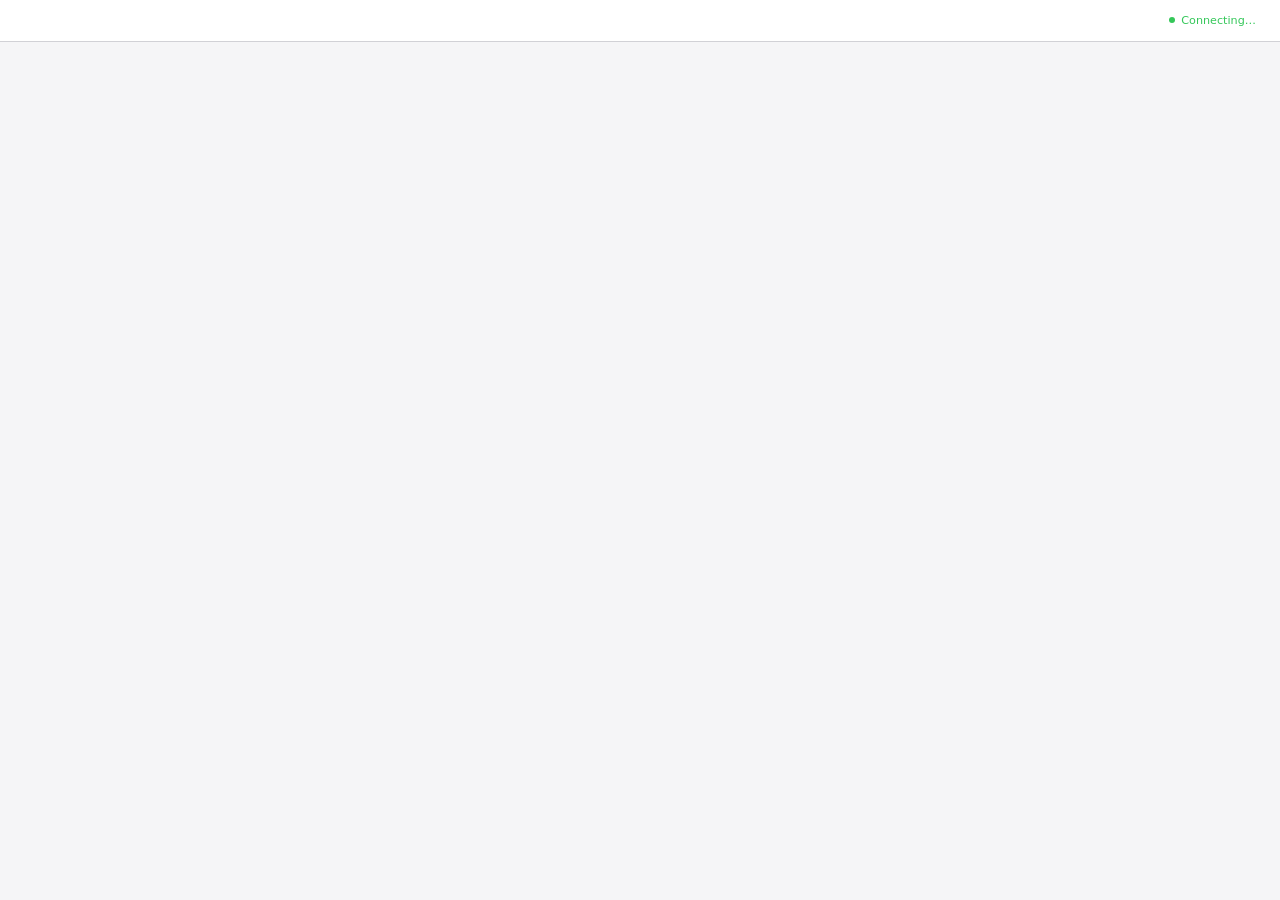
<file: .agents/skills/brainstorming/scripts/frame-template.html>
<!DOCTYPE html>
<html>
<head>
  <meta charset="utf-8">
  <title>Superpowers Brainstorming</title>
  <style>
    /*
     * BRAINSTORM COMPANION FRAME TEMPLATE
     *
     * This template provides a consistent frame with:
     * - OS-aware light/dark theming
     * - Header branding and connection status
     * - Scrollable main content area
     * - CSS helpers for common UI patterns
     *
     * Content is injected via placeholder comment in #frame-content.
     */

    * { box-sizing: border-box; margin: 0; padding: 0; }
    html, body { height: 100%; overflow: hidden; }

    /* ===== THEME VARIABLES ===== */
    :root {
      --bg-primary: #f5f5f7;
      --bg-secondary: #ffffff;
      --bg-tertiary: #e5e5e7;
      --border: #d1d1d6;
      --text-primary: #1d1d1f;
      --text-secondary: #86868b;
      --text-tertiary: #aeaeb2;
      --accent: #0071e3;
      --accent-hover: #0077ed;
      --success: #34c759;
      --warning: #ff9f0a;
      --error: #ff3b30;
      --selected-bg: #e8f4fd;
      --selected-border: #0071e3;
    }

    @media (prefers-color-scheme: dark) {
      :root {
        --bg-primary: #1d1d1f;
        --bg-secondary: #2d2d2f;
        --bg-tertiary: #3d3d3f;
        --border: #424245;
        --text-primary: #f5f5f7;
        --text-secondary: #86868b;
        --text-tertiary: #636366;
        --accent: #0a84ff;
        --accent-hover: #409cff;
        --selected-bg: rgba(10, 132, 255, 0.15);
        --selected-border: #0a84ff;
      }
    }

    body {
      font-family: system-ui, -apple-system, BlinkMacSystemFont, sans-serif;
      background: var(--bg-primary);
      color: var(--text-primary);
      display: flex;
      flex-direction: column;
      line-height: 1.5;
    }

    /* ===== FRAME STRUCTURE ===== */
    .brand { display: flex; align-items: center; min-width: 0; overflow: hidden; color: var(--text-secondary); line-height: 1; }
    .brand a { color: inherit; text-decoration: none; display: flex; align-items: center; gap: 0.5rem; min-width: 0; max-width: 100%; line-height: 1; }
    .brand-copy { display: block; min-width: 0; overflow: hidden; text-overflow: ellipsis; white-space: nowrap; line-height: 1; transform: translateY(-1px); }
    .brand-logo { display: block; height: 1em; width: auto; max-width: 180px; flex-shrink: 0; filter: invert(1); }
    @media (prefers-color-scheme: dark) {
      .brand-logo { filter: none; }
    }
    .status { font-size: 0.7rem; color: var(--status-color, var(--success)); display: flex; align-items: center; gap: 0.4rem; justify-self: end; white-space: nowrap; line-height: 1; }
    .status::before { content: ''; width: 6px; height: 6px; background: var(--status-color, var(--success)); border-radius: 50%; }

    .main { flex: 1; overflow-y: auto; }
    #frame-content { padding: 2rem; min-height: 100%; }

    .header {
      background: var(--bg-secondary);
      border-bottom: 1px solid var(--border);
      padding: 0.5rem 1.5rem;
      flex-shrink: 0;
      display: grid;
      grid-template-columns: minmax(0, 1fr) auto;
      align-items: center;
      gap: 1rem;
      min-height: 42px;
    }
    .header .brand { justify-self: start; width: 100%; font-size: 0.75rem; line-height: 1; }
    .header .status { grid-column: 2; line-height: 1; }
    .header span {
      font-size: 0.75rem;
      color: var(--text-secondary);
    }
    .header .selected-text {
      color: var(--accent);
      font-weight: 500;
    }

    /* ===== TYPOGRAPHY ===== */
    h2 { font-size: 1.5rem; font-weight: 600; margin-bottom: 0.5rem; }
    h3 { font-size: 1.1rem; font-weight: 600; margin-bottom: 0.25rem; }
    .subtitle { color: var(--text-secondary); margin-bottom: 1.5rem; }
    .section { margin-bottom: 2rem; }
    .label { font-size: 0.7rem; color: var(--text-secondary); text-transform: uppercase; letter-spacing: 0.05em; margin-bottom: 0.5rem; }

    /* ===== OPTIONS (for A/B/C choices) ===== */
    .options { display: flex; flex-direction: column; gap: 0.75rem; }
    .option {
      background: var(--bg-secondary);
      border: 2px solid var(--border);
      border-radius: 12px;
      padding: 1rem 1.25rem;
      cursor: pointer;
      transition: all 0.15s ease;
      display: flex;
      align-items: flex-start;
      gap: 1rem;
    }
    .option:hover { border-color: var(--accent); }
    .option.selected { background: var(--selected-bg); border-color: var(--selected-border); }
    .option .letter {
      background: var(--bg-tertiary);
      color: var(--text-secondary);
      width: 1.75rem; height: 1.75rem;
      border-radius: 6px;
      display: flex; align-items: center; justify-content: center;
      font-weight: 600; font-size: 0.85rem; flex-shrink: 0;
    }
    .option.selected .letter { background: var(--accent); color: white; }
    .option .content { flex: 1; }
    .option .content h3 { font-size: 0.95rem; margin-bottom: 0.15rem; }
    .option .content p { color: var(--text-secondary); font-size: 0.85rem; margin: 0; }

    /* ===== CARDS (for showing designs/mockups) ===== */
    .cards { display: grid; grid-template-columns: repeat(auto-fit, minmax(280px, 1fr)); gap: 1rem; }
    .card {
      background: var(--bg-secondary);
      border: 1px solid var(--border);
      border-radius: 12px;
      overflow: hidden;
      cursor: pointer;
      transition: all 0.15s ease;
    }
    .card:hover { border-color: var(--accent); transform: translateY(-2px); box-shadow: 0 4px 12px rgba(0,0,0,0.1); }
    .card.selected { border-color: var(--selected-border); border-width: 2px; }
    .card-image { background: var(--bg-tertiary); aspect-ratio: 16/10; display: flex; align-items: center; justify-content: center; }
    .card-body { padding: 1rem; }
    .card-body h3 { margin-bottom: 0.25rem; }
    .card-body p { color: var(--text-secondary); font-size: 0.85rem; }

    /* ===== MOCKUP CONTAINER ===== */
    .mockup {
      background: var(--bg-secondary);
      border: 1px solid var(--border);
      border-radius: 12px;
      overflow: hidden;
      margin-bottom: 1.5rem;
    }
    .mockup-header {
      background: var(--bg-tertiary);
      padding: 0.5rem 1rem;
      font-size: 0.75rem;
      color: var(--text-secondary);
      border-bottom: 1px solid var(--border);
    }
    .mockup-body { padding: 1.5rem; }

    /* ===== SPLIT VIEW (side-by-side comparison) ===== */
    .split { display: grid; grid-template-columns: 1fr 1fr; gap: 1.5rem; }
    @media (max-width: 700px) { .split { grid-template-columns: 1fr; } }

    /* ===== PROS/CONS ===== */
    .pros-cons { display: grid; grid-template-columns: 1fr 1fr; gap: 1rem; margin: 1rem 0; }
    .pros, .cons { background: var(--bg-secondary); border-radius: 8px; padding: 1rem; }
    .pros h4 { color: var(--success); font-size: 0.85rem; margin-bottom: 0.5rem; }
    .cons h4 { color: var(--error); font-size: 0.85rem; margin-bottom: 0.5rem; }
    .pros ul, .cons ul { margin-left: 1.25rem; font-size: 0.85rem; color: var(--text-secondary); }
    .pros li, .cons li { margin-bottom: 0.25rem; }

    /* ===== PLACEHOLDER (for mockup areas) ===== */
    .placeholder {
      background: var(--bg-tertiary);
      border: 2px dashed var(--border);
      border-radius: 8px;
      padding: 2rem;
      text-align: center;
      color: var(--text-tertiary);
    }

    /* ===== INLINE MOCKUP ELEMENTS ===== */
    .mock-nav { background: var(--accent); color: white; padding: 0.75rem 1rem; display: flex; gap: 1.5rem; font-size: 0.9rem; }
    .mock-sidebar { background: var(--bg-tertiary); padding: 1rem; min-width: 180px; }
    .mock-content { padding: 1.5rem; flex: 1; }
    .mock-button { background: var(--accent); color: white; border: none; padding: 0.5rem 1rem; border-radius: 6px; font-size: 0.85rem; }
    .mock-input { background: var(--bg-primary); border: 1px solid var(--border); border-radius: 6px; padding: 0.5rem; width: 100%; }
  </style>
</head>
<body>
  <div class="header">
    <!-- BRANDING -->
    <div class="status">Connecting…</div>
  </div>

  <div class="main">
    <div id="frame-content">
      <!-- CONTENT -->
    </div>
  </div>

</body>
</html>
</file>
